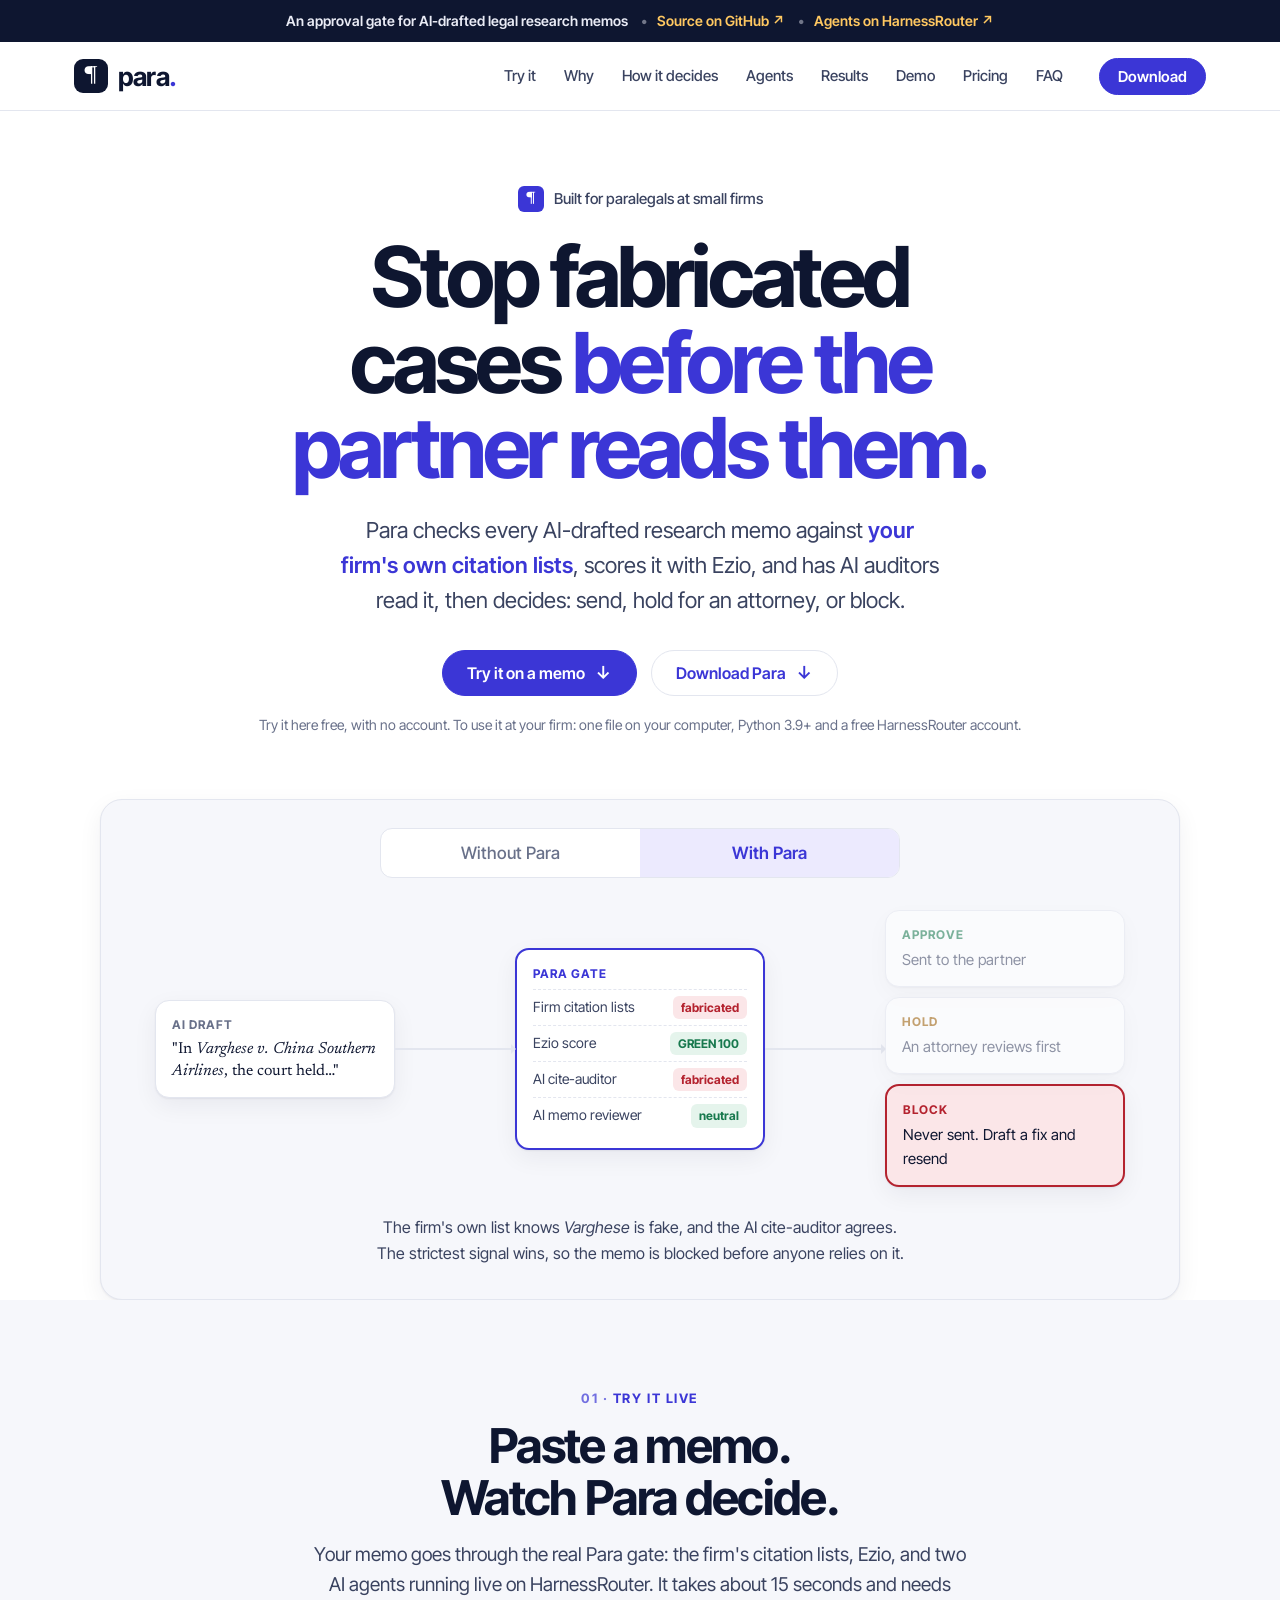
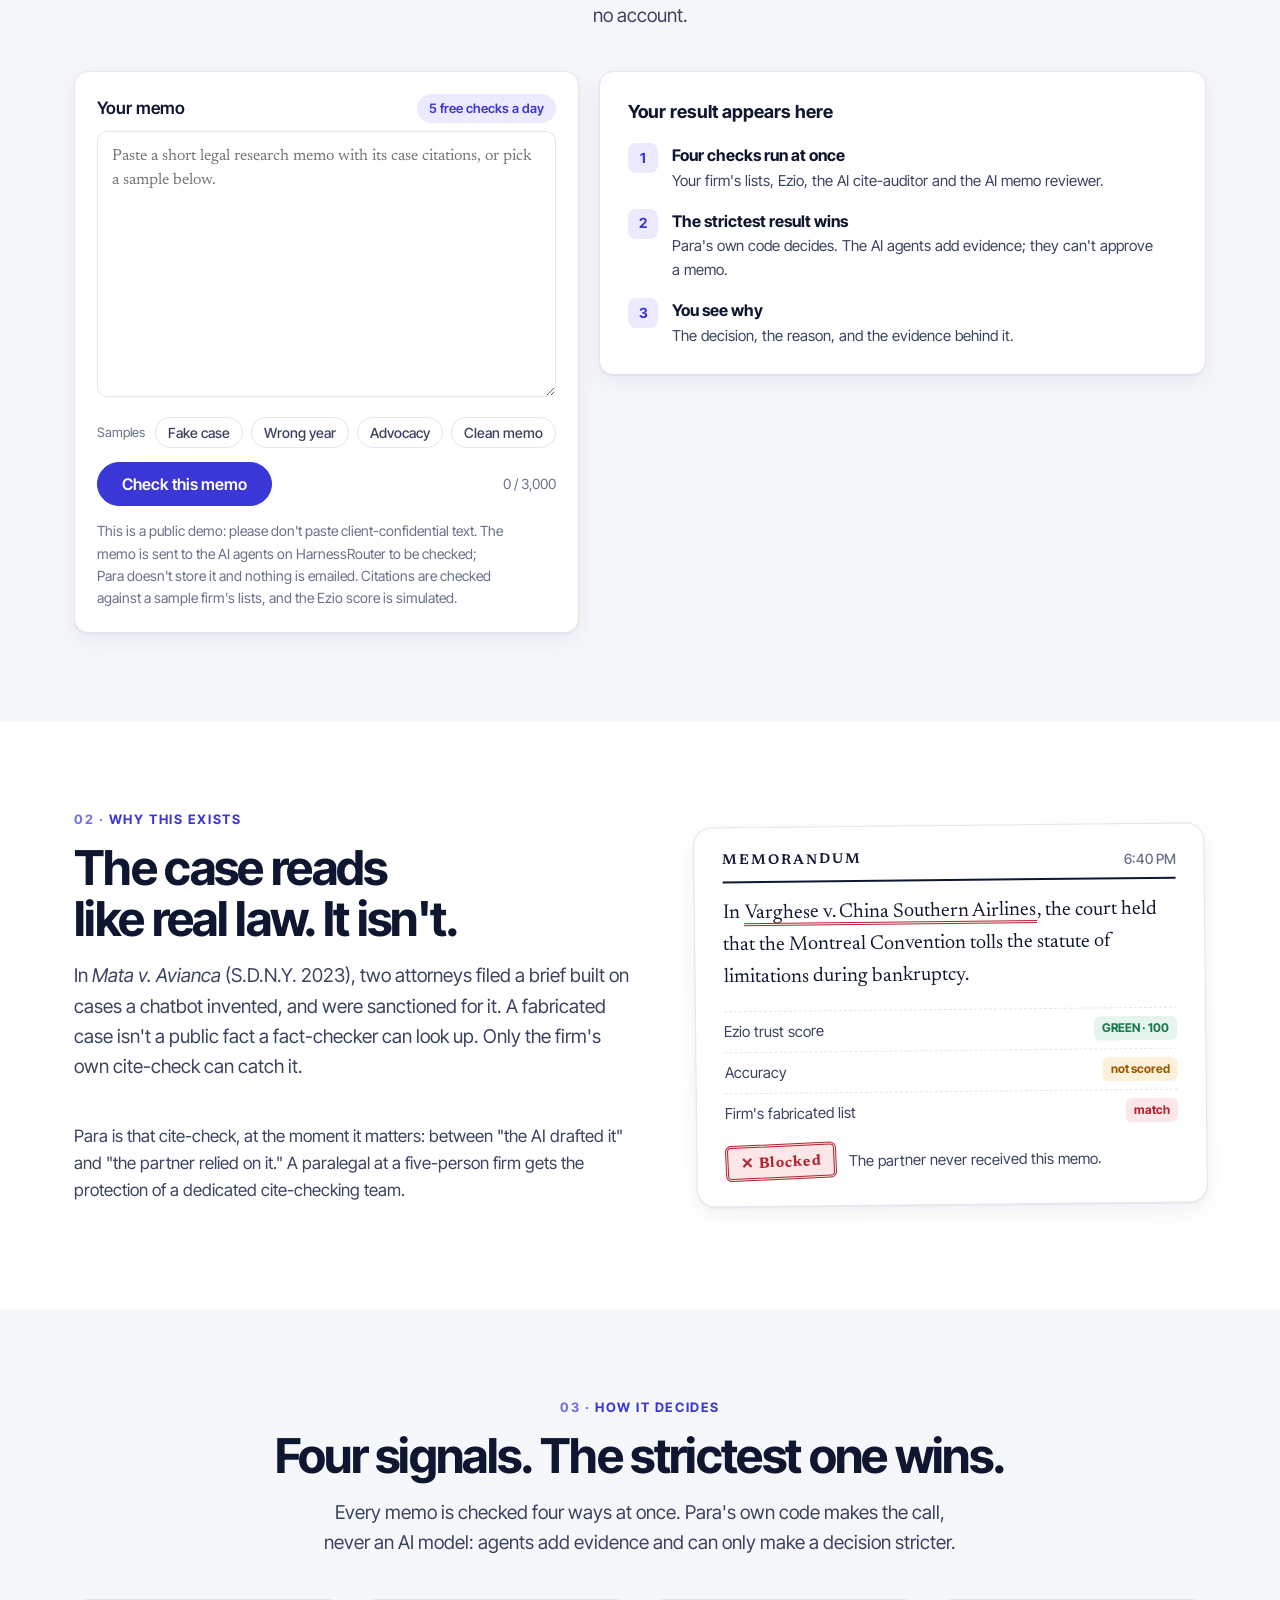
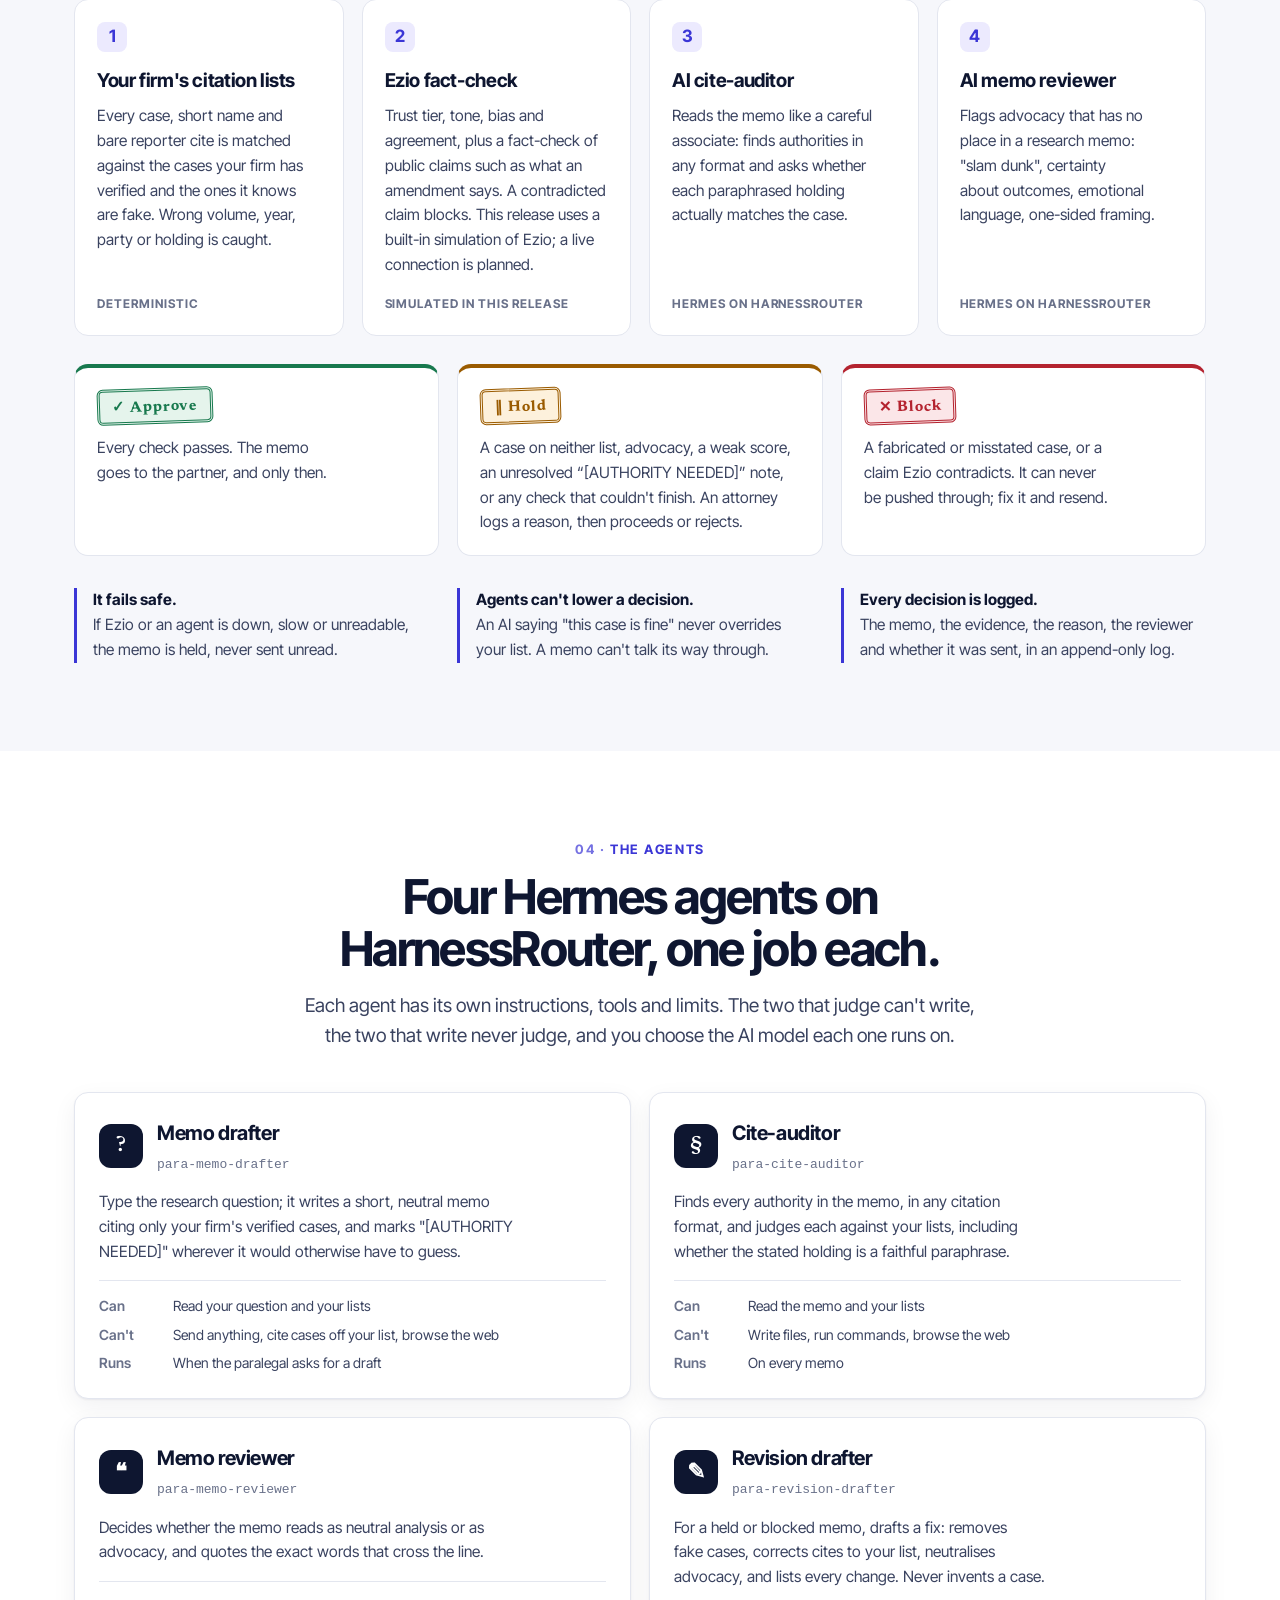
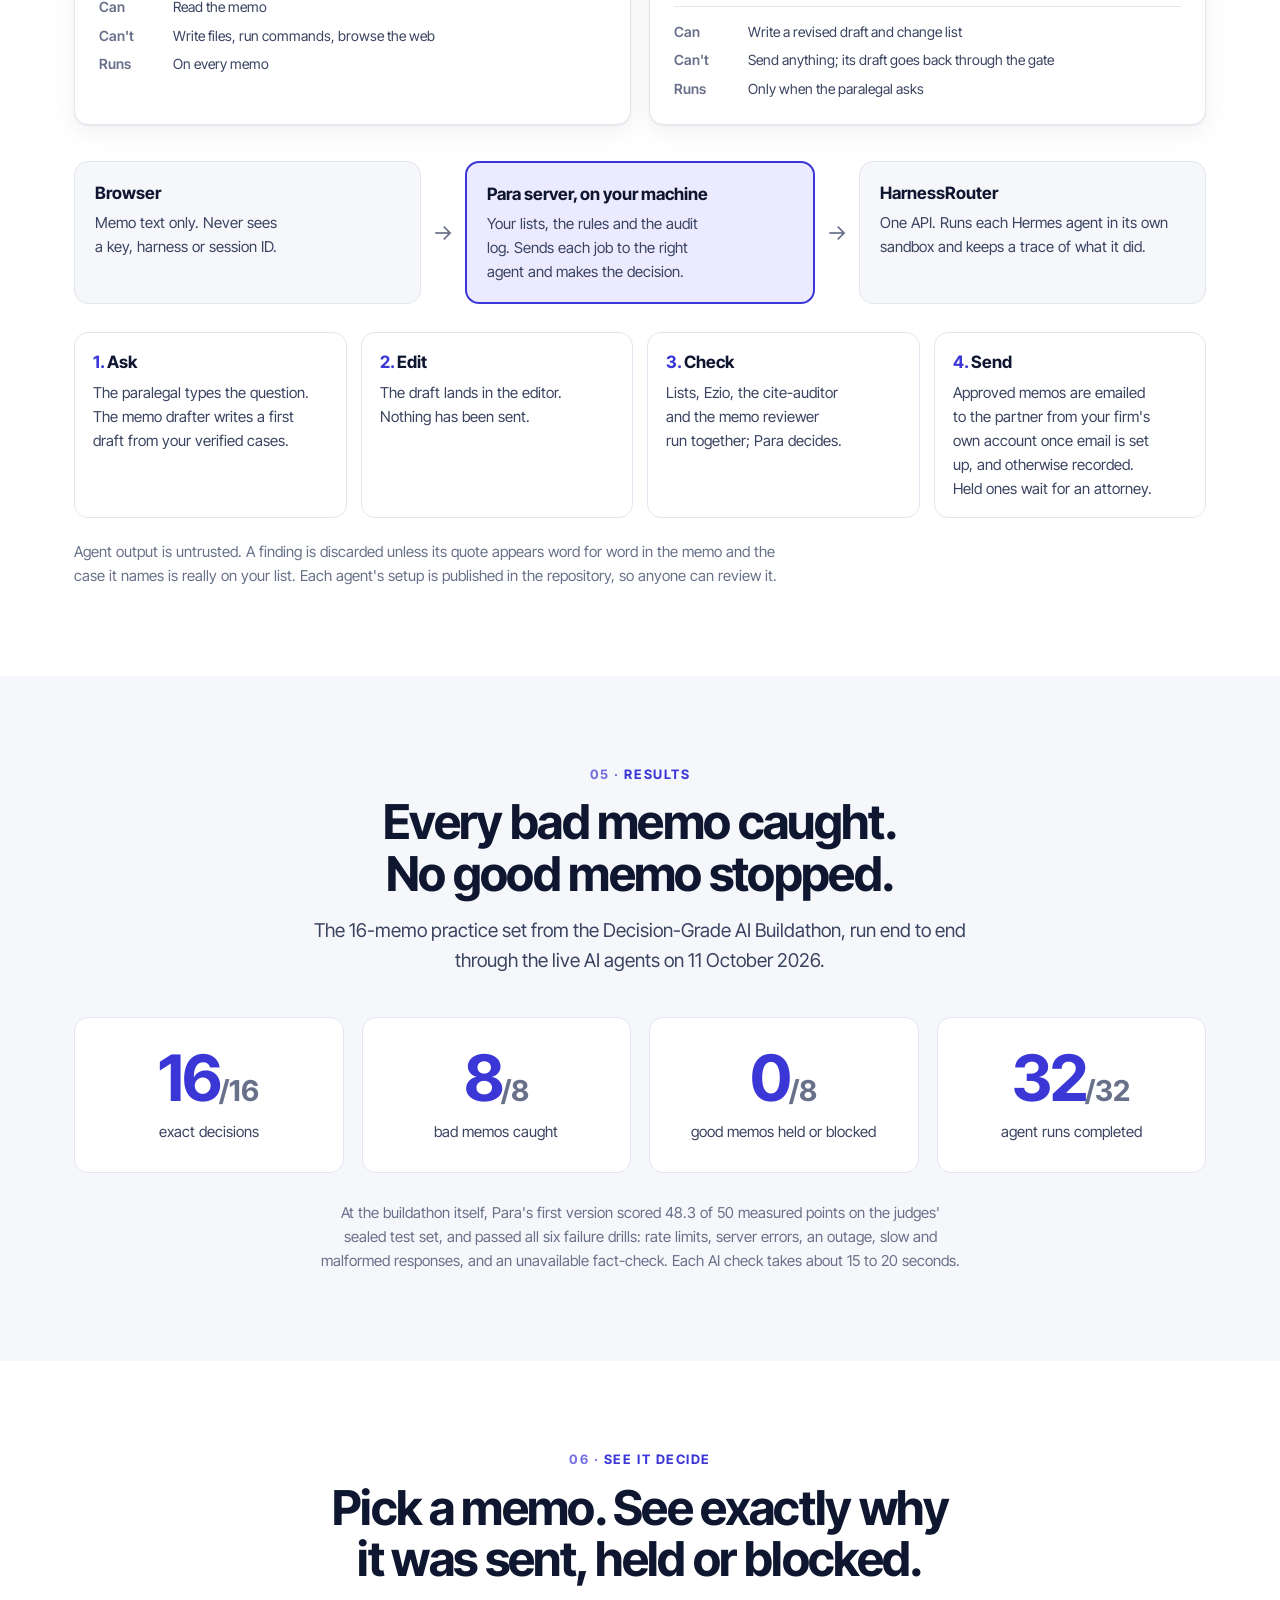
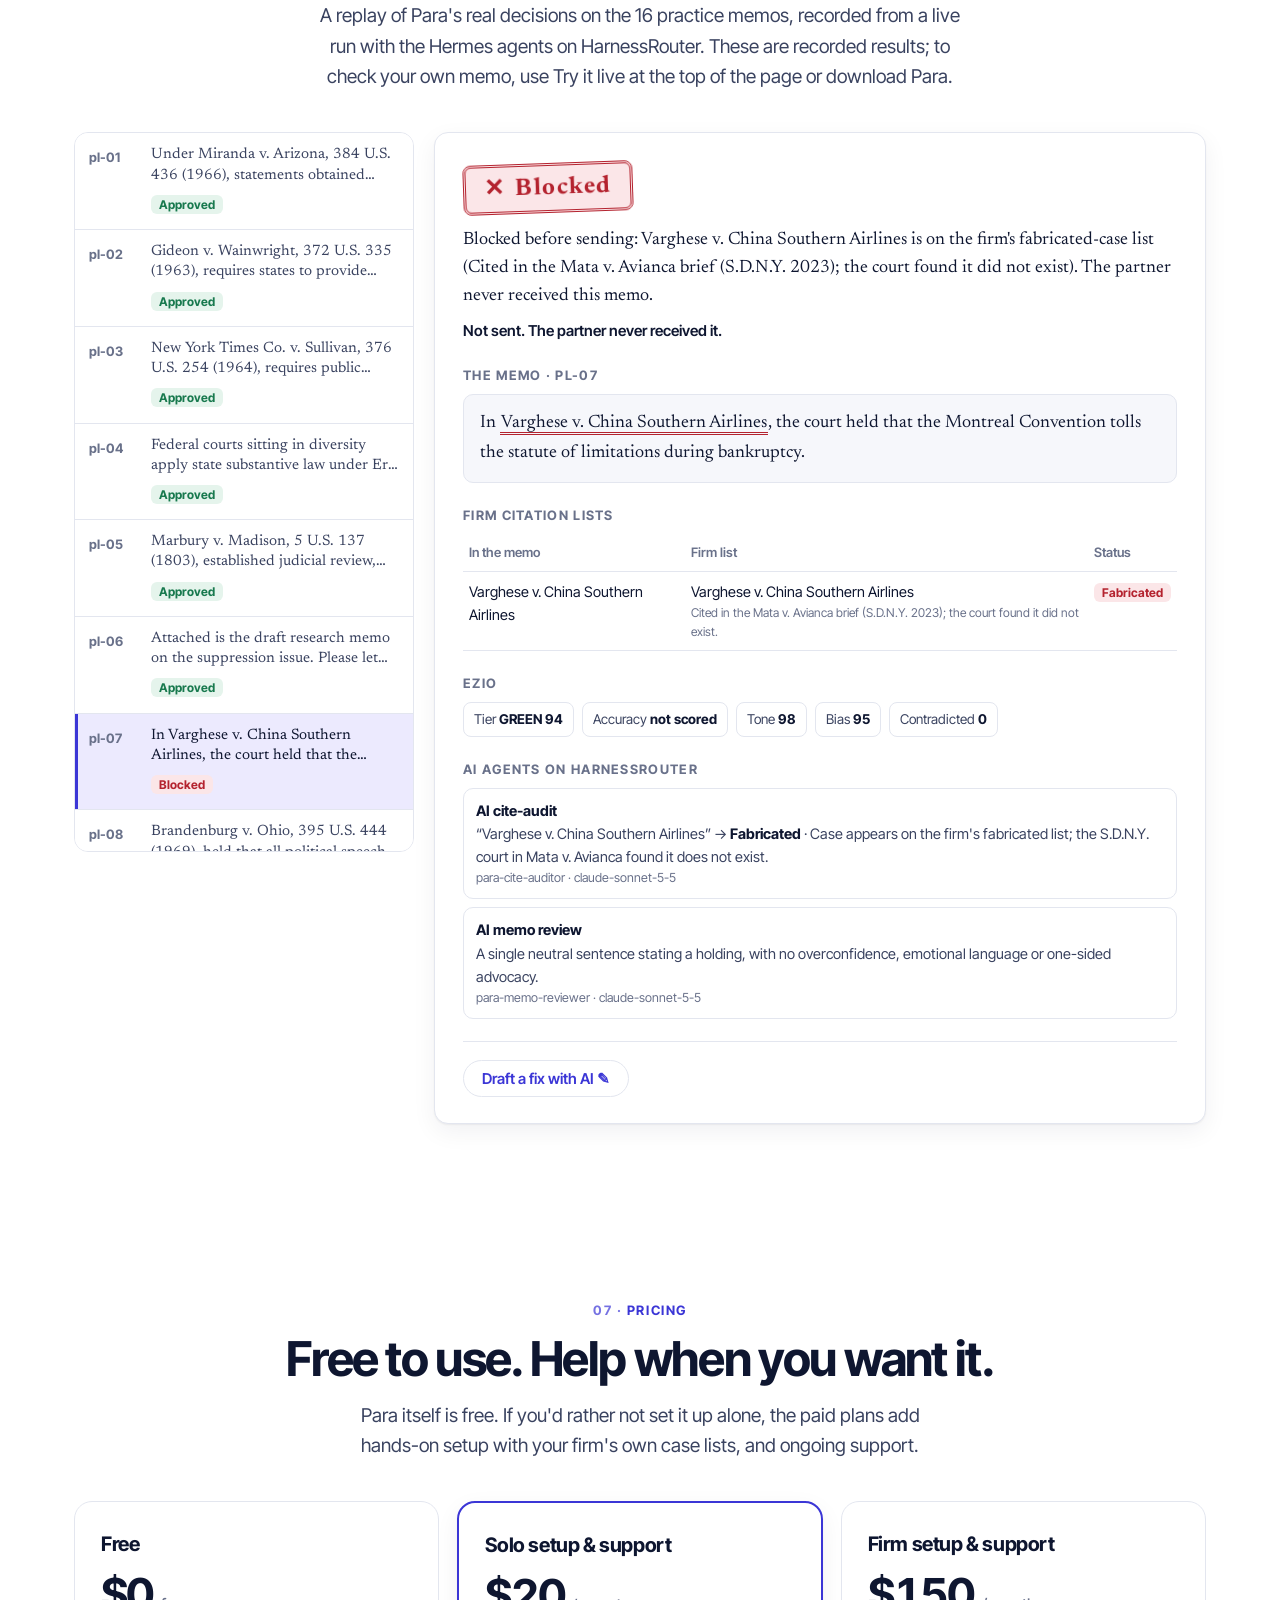
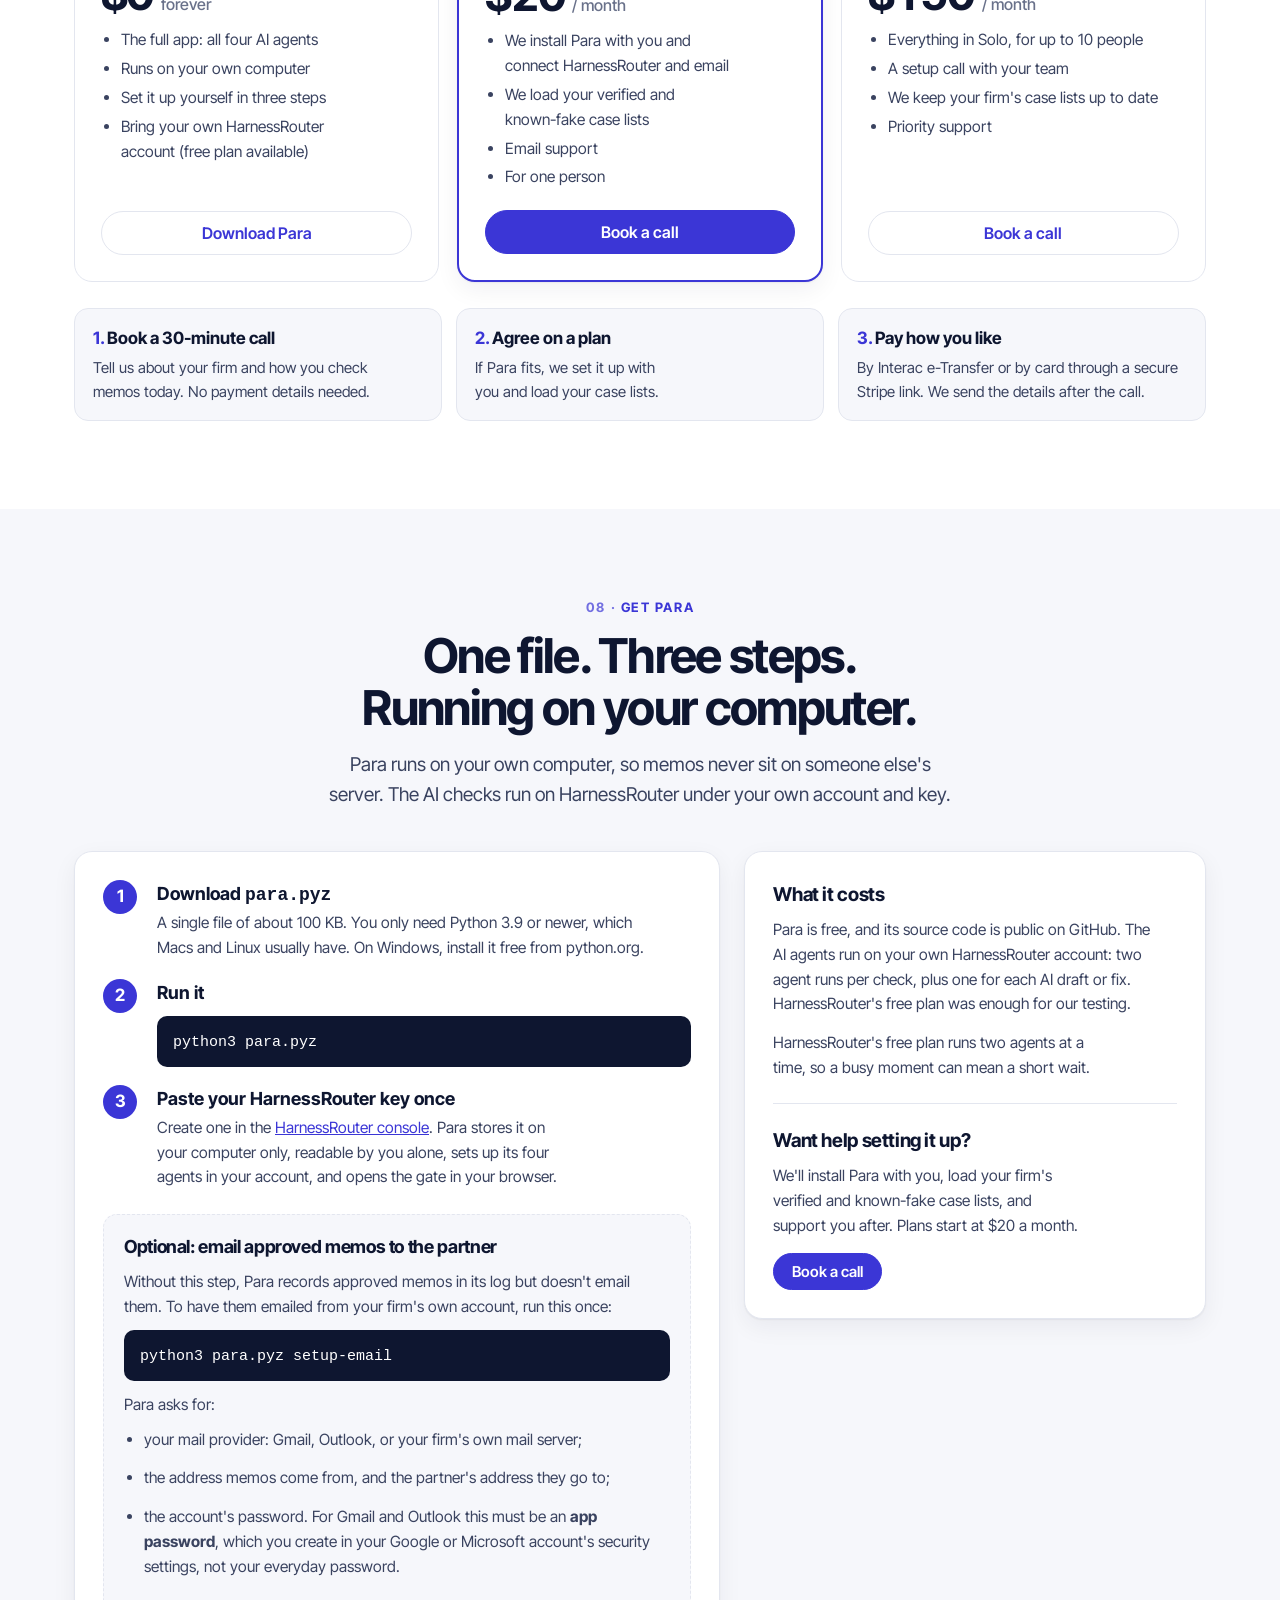
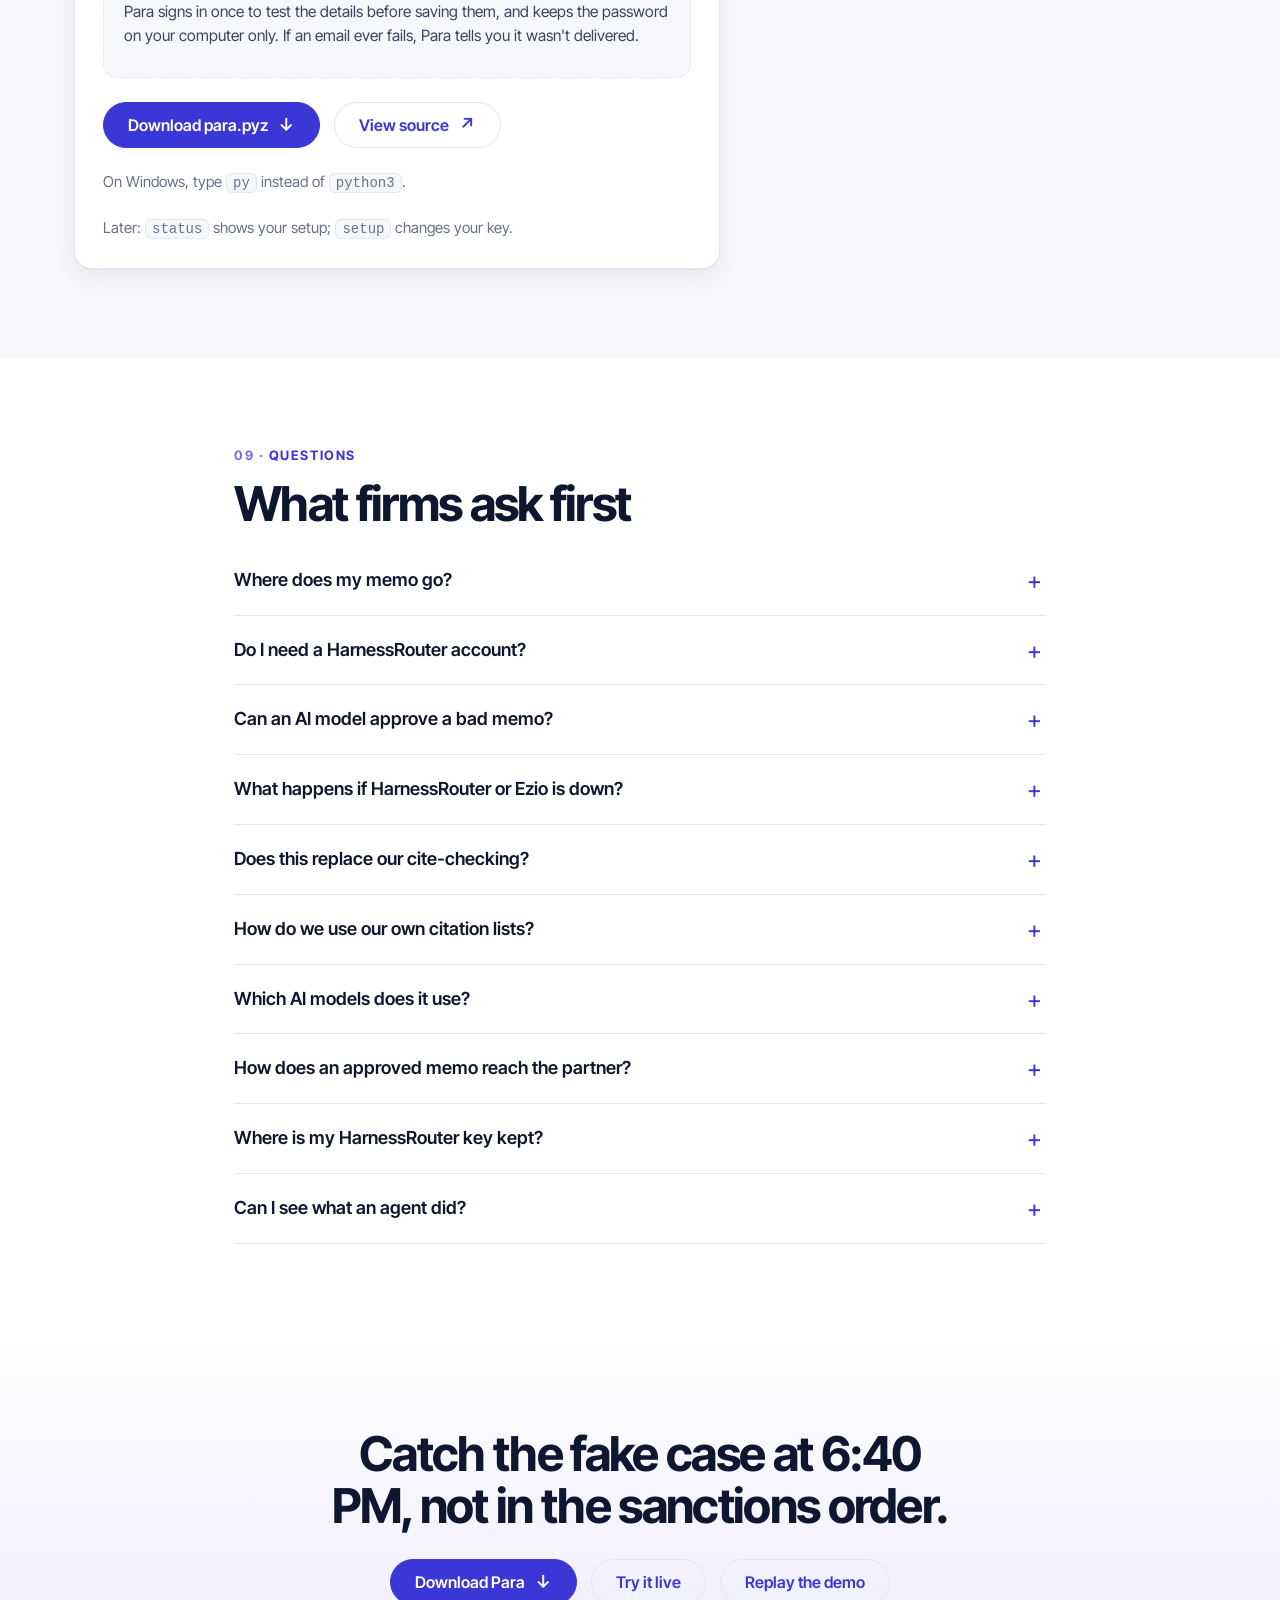
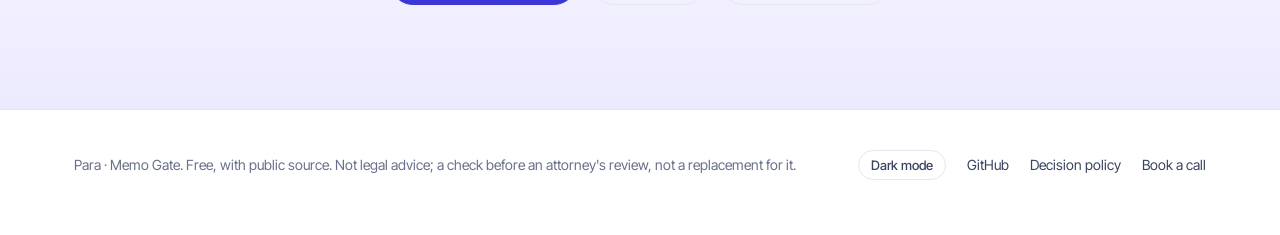
<file: docs/index.html>
<!doctype html>
<html lang="en">
<head>
<meta charset="utf-8">
<meta name="viewport" content="width=device-width, initial-scale=1">
<title>Para · Memo Gate</title>
<meta name="description" content="Para is an approval gate for AI-drafted legal research memos. It cite-checks every case against your firm's own lists, runs AI auditors on HarnessRouter, and blocks fabricated authority before the partner relies on it.">
<meta property="og:title" content="Para · Stop fabricated cases before they reach the partner">
<meta property="og:description" content="An approval gate for AI-drafted legal research memos: firm cite-lists, Ezio scoring and AI auditors on HarnessRouter.">
<link rel="icon" href="data:image/svg+xml,%3Csvg xmlns='http://www.w3.org/2000/svg' viewBox='0 0 32 32'%3E%3Crect width='32' height='32' rx='8' fill='%230e1630'/%3E%3Ctext x='16' y='23' font-size='20' text-anchor='middle' fill='white' font-family='Georgia'%3E%C2%B6%3C/text%3E%3C/svg%3E">
<link rel="preconnect" href="https://fonts.googleapis.com">
<link rel="preconnect" href="https://fonts.gstatic.com" crossorigin>
<link rel="stylesheet" href="https://fonts.googleapis.com/css2?family=Inter+Tight:wght@400;500;600;700&family=Newsreader:opsz,wght@6..72,400;6..72,600&display=swap">
<link rel="stylesheet" href="assets/site.css?v=20261108a">
</head>
<body>

<div class="bar">
  An approval gate for AI-drafted legal research memos
  <span class="dot" aria-hidden="true">•</span><a href="https://github.com/Ridhwanlai/Approval-Gate">Source on GitHub ↗</a>
  <span class="dot" aria-hidden="true">•</span><a href="https://harnessrouter.ai">Agents on HarnessRouter ↗</a>
</div>

<nav class="nav" aria-label="Main">
  <div class="wrap">
    <a class="brand" href="#top" aria-label="Para home"><span class="mark" aria-hidden="true">¶</span><span>para<span class="dot">.</span></span></a>
    <div class="nav-links">
      <a href="#try" data-needs-demo hidden>Try it</a>
      <a href="#problem">Why</a>
      <a href="#how">How it decides</a>
      <a href="#agents">Agents</a>
      <a href="#results">Results</a>
      <a href="#demo">Demo</a>
      <a href="#pricing">Pricing</a>
      <a href="#faq">FAQ</a>
    </div>
    <a class="btn primary small" href="#download">Download</a>
  </div>
</nav>

<main id="top">
  <header class="hero">
    <div class="wrap">
      <span class="badge"><span class="chip" aria-hidden="true">¶</span>Built for paralegals at small firms</span>
      <h1>Stop fabricated cases <span class="accent">before the partner reads them.</span></h1>
      <p class="lede">Para checks every AI-drafted research memo against <b>your firm's own citation lists</b>, scores it with Ezio, and has AI auditors read it, then decides: send, hold for an attorney, or block.</p>
      <div class="ctas">
        <a class="btn primary" href="#try" data-needs-demo hidden>Try it on a memo <span class="arrow" aria-hidden="true">↓</span></a>
        <a class="btn ghost" href="#download">Download Para <span class="arrow" aria-hidden="true">↓</span></a>
      </div>
      <p class="fineprint">Try it here free, with no account. To use it at your firm: one file on your computer, Python 3.9+ and a free HarnessRouter account.</p>
    </div>
  </header>

  <div class="wrap">
    <div class="compare" id="compare">
      <div class="tabs" role="tablist" aria-label="Compare">
        <button role="tab" id="tab-without" aria-controls="panel-without" aria-selected="false" type="button">Without Para</button>
        <button role="tab" id="tab-with" aria-controls="panel-with" aria-selected="true" type="button">With Para</button>
      </div>

      <div class="panel" id="panel-without" role="tabpanel" aria-labelledby="tab-without" hidden>
        <div class="flow">
          <div class="node"><span class="node-k">AI draft</span><span class="memo-line">"In <i>Varghese v. China Southern Airlines</i>, the court held…"</span></div>
          <div class="link" aria-hidden="true"><span>Ezio: GREEN 100</span></div>
          <div class="node"><span class="node-k">Partner</span>Relies on it in tomorrow's filing</div>
          <div class="link bad" aria-hidden="true"></div>
          <div class="node outcome block"><span class="node-k">Outcome</span>A case that never existed is cited to the court</div>
        </div>
        <p class="caption">A trust score can't see a fabricated case: there is no public claim to check. That is how <i>Mata v. Avianca</i> happened.</p>
      </div>

      <div class="panel" id="panel-with" role="tabpanel" aria-labelledby="tab-with">
        <div class="flow">
          <div class="node"><span class="node-k">AI draft</span><span class="memo-line">"In <i>Varghese v. China Southern Airlines</i>, the court held…"</span></div>
          <div class="link" aria-hidden="true"></div>
          <div class="node gate">
            <span class="node-k">Para gate</span>
            <ul class="checks">
              <li><span>Firm citation lists</span><b class="st block">fabricated</b></li>
              <li><span>Ezio score</span><b class="st ok">GREEN 100</b></li>
              <li><span>AI cite-auditor</span><b class="st block">fabricated</b></li>
              <li><span>AI memo reviewer</span><b class="st ok">neutral</b></li>
            </ul>
          </div>
          <div class="link" aria-hidden="true"></div>
          <div class="outcomes">
            <div class="node outcome ok"><span class="node-k">Approve</span>Sent to the partner</div>
            <div class="node outcome hold"><span class="node-k">Hold</span>An attorney reviews first</div>
            <div class="node outcome block current"><span class="node-k">Block</span>Never sent. Draft a fix and resend</div>
          </div>
        </div>
        <p class="caption">The firm's own list knows <i>Varghese</i> is fake, and the AI cite-auditor agrees. The strictest signal wins, so the memo is blocked before anyone relies on it.</p>
      </div>
    </div>
  </div>

  <section id="try" class="soft" hidden>
    <div class="wrap">
      <p class="kicker">Try it live</p>
      <h2>Paste a memo. Watch Para decide.</h2>
      <p class="section-lede">Your memo goes through the real Para gate: the firm's citation lists, Ezio, and two AI agents running live on HarnessRouter. It takes about 15 seconds and needs no account.</p>
      <div class="try">
        <form class="try-form" id="try-form">
          <div class="try-head">
            <label for="try-text">Your memo</label>
            <span class="quota" id="try-quota">5 free checks a day</span>
          </div>
          <textarea id="try-text" rows="10" maxlength="3000" placeholder="Paste a short legal research memo with its case citations, or pick a sample below." required></textarea>
          <div class="samples" role="group" aria-label="Sample memos">
            <span class="samples-k">Samples</span>
            <button type="button" class="sample" data-sample="pl-07">Fake case</button>
            <button type="button" class="sample" data-sample="pl-16">Wrong year</button>
            <button type="button" class="sample" data-sample="pl-12">Advocacy</button>
            <button type="button" class="sample" data-sample="pl-02">Clean memo</button>
          </div>
          <div class="try-row">
            <button class="btn primary" type="submit" id="try-run">Check this memo</button>
            <span class="try-count" id="try-count">0 / 3,000</span>
          </div>
          <p class="note">This is a public demo: please don't paste client-confidential text. The memo is sent to the AI agents on HarnessRouter to be checked; Para doesn't store it and nothing is emailed. Citations are checked against a sample firm's lists, and the Ezio score is simulated.</p>
        </form>
        <div class="try-out" id="try-out" aria-live="polite">
          <div class="try-empty">
            <p class="try-empty-h">Your result appears here</p>
            <ol class="try-steps">
              <li><b>Four checks run at once</b>Your firm's lists, Ezio, the AI cite-auditor and the AI memo reviewer.</li>
              <li><b>The strictest result wins</b>Para's own code decides. The AI agents add evidence; they can't approve a memo.</li>
              <li><b>You see why</b>The decision, the reason, and the evidence behind it.</li>
            </ol>
          </div>
        </div>
      </div>
    </div>
  </section>

  <section id="problem">
    <div class="wrap split">
      <div>
        <p class="kicker">Why this exists</p>
        <h2>The case reads like real law. It isn't.</h2>
        <p class="section-lede">In <i>Mata v. Avianca</i> (S.D.N.Y. 2023), two attorneys filed a brief built on cases a chatbot invented, and were sanctioned for it. A fabricated case isn't a public fact a fact-checker can look up. Only the firm's own cite-check can catch it.</p>
        <p class="body">Para is that cite-check, at the moment it matters: between "the AI drafted it" and "the partner relied on it." A paralegal at a five-person firm gets the protection of a dedicated cite-checking team.</p>
      </div>
      <figure class="memo-card" aria-label="An AI-drafted memo with a fabricated case">
        <div class="memo-head"><span>MEMORANDUM</span><span class="time">6:40 PM</span></div>
        <p class="memo-text">In <mark class="fab">Varghese v. China Southern Airlines</mark>, the court held that the Montreal Convention tolls the statute of limitations during bankruptcy.</p>
        <div class="memo-signals">
          <div><span>Ezio trust score</span><b class="st ok">GREEN · 100</b></div>
          <div><span>Accuracy</span><b class="st hold">not scored</b></div>
          <div><span>Firm's fabricated list</span><b class="st block">match</b></div>
        </div>
        <figcaption><b class="stamp-mini block">✕ Blocked</b> The partner never received this memo.</figcaption>
      </figure>
    </div>
  </section>

  <section id="how" class="soft">
    <div class="wrap">
      <p class="kicker">How it decides</p>
      <h2>Four signals. The strictest one wins.</h2>
      <p class="section-lede">Every memo is checked four ways at once. Para's own code makes the call, never an AI model: agents add evidence and can only make a decision stricter.</p>
      <div class="grid4">
        <article class="sig-card">
          <span class="num">1</span>
          <h3>Your firm's citation lists</h3>
          <p>Every case, short name and bare reporter cite is matched against the cases your firm has verified and the ones it knows are fake. Wrong volume, year, party or holding is caught.</p>
          <p class="tag">Deterministic</p>
        </article>
        <article class="sig-card">
          <span class="num">2</span>
          <h3>Ezio fact-check</h3>
          <p>Trust tier, tone, bias and agreement, plus a fact-check of public claims such as what an amendment says. A contradicted claim blocks. This release uses a built-in simulation of Ezio; a live connection is planned.</p>
          <p class="tag">Simulated in this release</p>
        </article>
        <article class="sig-card">
          <span class="num">3</span>
          <h3>AI cite-auditor</h3>
          <p>Reads the memo like a careful associate: finds authorities in any format and asks whether each paraphrased holding actually matches the case.</p>
          <p class="tag">Hermes on HarnessRouter</p>
        </article>
        <article class="sig-card">
          <span class="num">4</span>
          <h3>AI memo reviewer</h3>
          <p>Flags advocacy that has no place in a research memo: "slam dunk", certainty about outcomes, emotional language, one-sided framing.</p>
          <p class="tag">Hermes on HarnessRouter</p>
        </article>
      </div>

      <div class="verdicts">
        <div class="verdict ok"><b class="stamp-mini ok">✓ Approve</b><p>Every check passes. The memo goes to the partner, and only then.</p></div>
        <div class="verdict hold"><b class="stamp-mini hold">‖ Hold</b><p>A case on neither list, advocacy, a weak score, an unresolved “[AUTHORITY NEEDED]” note, or any check that couldn't finish. An attorney logs a reason, then proceeds or rejects.</p></div>
        <div class="verdict block"><b class="stamp-mini block">✕ Block</b><p>A fabricated or misstated case, or a claim Ezio contradicts. It can never be pushed through; fix it and resend.</p></div>
      </div>

      <ul class="guarantees">
        <li><b>It fails safe.</b> If Ezio or an agent is down, slow or unreadable, the memo is held, never sent unread.</li>
        <li><b>Agents can't lower a decision.</b> An AI saying "this case is fine" never overrides your list. A memo can't talk its way through.</li>
        <li><b>Every decision is logged.</b> The memo, the evidence, the reason, the reviewer and whether it was sent, in an append-only log.</li>
      </ul>
    </div>
  </section>

  <section id="agents">
    <div class="wrap">
      <p class="kicker">The agents</p>
      <h2>Four Hermes agents on HarnessRouter, one job each.</h2>
      <p class="section-lede">Each agent has its own instructions, tools and limits. The two that judge can't write, the two that write never judge, and you choose the AI model each one runs on.</p>
      <div class="agents">
        <article class="agent-card">
          <header><span class="agent-ico" aria-hidden="true">?</span><div><h3>Memo drafter</h3><code>para-memo-drafter</code></div></header>
          <p>Type the research question; it writes a short, neutral memo citing only your firm's verified cases, and marks "[AUTHORITY NEEDED]" wherever it would otherwise have to guess.</p>
          <dl><dt>Can</dt><dd>Read your question and your lists</dd><dt>Can't</dt><dd>Send anything, cite cases off your list, browse the web</dd><dt>Runs</dt><dd>When the paralegal asks for a draft</dd></dl>
        </article>
        <article class="agent-card">
          <header><span class="agent-ico" aria-hidden="true">§</span><div><h3>Cite-auditor</h3><code>para-cite-auditor</code></div></header>
          <p>Finds every authority in the memo, in any citation format, and judges each against your lists, including whether the stated holding is a faithful paraphrase.</p>
          <dl><dt>Can</dt><dd>Read the memo and your lists</dd><dt>Can't</dt><dd>Write files, run commands, browse the web</dd><dt>Runs</dt><dd>On every memo</dd></dl>
        </article>
        <article class="agent-card">
          <header><span class="agent-ico" aria-hidden="true">❝</span><div><h3>Memo reviewer</h3><code>para-memo-reviewer</code></div></header>
          <p>Decides whether the memo reads as neutral analysis or as advocacy, and quotes the exact words that cross the line.</p>
          <dl><dt>Can</dt><dd>Read the memo</dd><dt>Can't</dt><dd>Write files, run commands, browse the web</dd><dt>Runs</dt><dd>On every memo</dd></dl>
        </article>
        <article class="agent-card">
          <header><span class="agent-ico" aria-hidden="true">✎</span><div><h3>Revision drafter</h3><code>para-revision-drafter</code></div></header>
          <p>For a held or blocked memo, drafts a fix: removes fake cases, corrects cites to your list, neutralises advocacy, and lists every change. Never invents a case.</p>
          <dl><dt>Can</dt><dd>Write a revised draft and change list</dd><dt>Can't</dt><dd>Send anything; its draft goes back through the gate</dd><dt>Runs</dt><dd>Only when the paralegal asks</dd></dl>
        </article>
      </div>

      <div class="arch" aria-label="How Para connects to HarnessRouter">
        <div class="arch-node"><b>Browser</b><span>Memo text only. Never sees a key, harness or session ID.</span></div>
        <div class="arch-link" aria-hidden="true">→</div>
        <div class="arch-node strong"><b>Para server, on your machine</b><span>Your lists, the rules and the audit log. Sends each job to the right agent and makes the decision.</span></div>
        <div class="arch-link" aria-hidden="true">→</div>
        <div class="arch-node"><b>HarnessRouter</b><span>One API. Runs each Hermes agent in its own sandbox and keeps a trace of what it did.</span></div>
      </div>
      <ol class="flowline" aria-label="A memo's path">
        <li><b>Ask</b><span>The paralegal types the question. The memo drafter writes a first draft from your verified cases.</span></li>
        <li><b>Edit</b><span>The draft lands in the editor. Nothing has been sent.</span></li>
        <li><b>Check</b><span>Lists, Ezio, the cite-auditor and the memo reviewer run together; Para decides.</span></li>
        <li><b>Send</b><span>Approved memos are emailed to the partner from your firm's own account once email is set up, and otherwise recorded. Held ones wait for an attorney.</span></li>
      </ol>
      <p class="note">Agent output is untrusted. A finding is discarded unless its quote appears word for word in the memo and the case it names is really on your list. Each agent's setup is published in the repository, so anyone can review it.</p>
    </div>
  </section>

  <section id="results" class="soft">
    <div class="wrap center">
      <p class="kicker">Results</p>
      <h2>Every bad memo caught. No good memo stopped.</h2>
      <p class="section-lede">The 16-memo practice set from the Decision-Grade AI Buildathon, run end to end through the live AI agents on 11 October 2026.</p>
      <div class="stats">
        <div class="stat"><b>16<small>/16</small></b><span>exact decisions</span></div>
        <div class="stat"><b>8<small>/8</small></b><span>bad memos caught</span></div>
        <div class="stat"><b>0<small>/8</small></b><span>good memos held or blocked</span></div>
        <div class="stat"><b>32<small>/32</small></b><span>agent runs completed</span></div>
      </div>
      <p class="note center-note">At the buildathon itself, Para's first version scored 48.3 of 50 measured points on the judges' sealed test set, and passed all six failure drills: rate limits, server errors, an outage, slow and malformed responses, and an unavailable fact-check. Each AI check takes about 15 to 20 seconds.</p>
    </div>
  </section>

  <section id="demo">
    <div class="wrap">
      <p class="kicker">See it decide</p>
      <h2>Pick a memo. See exactly why it was sent, held or blocked.</h2>
      <p class="section-lede">A replay of Para's real decisions on the 16 practice memos, recorded from a live run with the Hermes agents on HarnessRouter. These are recorded results; to check your own memo, use Try it live at the top of the page or download Para.</p>
      <div class="demo">
        <div class="docket" role="listbox" aria-label="Practice memos" id="docket"><p class="muted">Loading recorded decisions…</p></div>
        <div class="decision" id="decision" aria-live="polite"></div>
      </div>
    </div>
  </section>

  <section id="pricing">
    <div class="wrap">
      <p class="kicker">Pricing</p>
      <h2>Free to use. Help when you want it.</h2>
      <p class="section-lede">Para itself is free. If you'd rather not set it up alone, the paid plans add hands-on setup with your firm's own case lists, and ongoing support.</p>
      <div class="prices">
        <article class="price-card">
          <h3>Free</h3>
          <p class="amount">$0 <small>forever</small></p>
          <ul><li>The full app: all four AI agents</li><li>Runs on your own computer</li><li>Set it up yourself in three steps</li><li>Bring your own HarnessRouter account (free plan available)</li></ul>
          <a class="btn ghost" href="#download">Download Para</a>
        </article>
        <article class="price-card featured">
          <h3>Solo setup &amp; support</h3>
          <p class="amount">$20 <small>/ month</small></p>
          <ul><li>We install Para with you and connect HarnessRouter and email</li><li>We load your verified and known-fake case lists</li><li>Email support</li><li>For one person</li></ul>
          <a class="btn primary" href="https://calendly.com/ridhwanlai-badmos/30min" target="_blank" rel="noopener">Book a call</a>
        </article>
        <article class="price-card">
          <h3>Firm setup &amp; support</h3>
          <p class="amount">$150 <small>/ month</small></p>
          <ul><li>Everything in Solo, for up to 10 people</li><li>A setup call with your team</li><li>We keep your firm's case lists up to date</li><li>Priority support</li></ul>
          <a class="btn ghost" href="https://calendly.com/ridhwanlai-badmos/30min" target="_blank" rel="noopener">Book a call</a>
        </article>
      </div>
      <ol class="paysteps" aria-label="How paying works">
        <li><b>Book a 30-minute call</b><span>Tell us about your firm and how you check memos today. No payment details needed.</span></li>
        <li><b>Agree on a plan</b><span>If Para fits, we set it up with you and load your case lists.</span></li>
        <li><b>Pay how you like</b><span>By Interac e-Transfer or by card through a secure Stripe link. We send the details after the call.</span></li>
      </ol>
    </div>
  </section>

  <section id="download" class="soft">
    <div class="wrap">
      <p class="kicker">Get Para</p>
      <h2>One file. Three steps. Running on your computer.</h2>
      <p class="section-lede">Para runs on your own computer, so memos never sit on someone else's server. The AI checks run on HarnessRouter under your own account and key.</p>
      <div class="get">
        <div class="get-main">
          <ol class="steps">
            <li><b>Download <code>para.pyz</code></b><span>A single file of about 100 KB. You only need Python 3.9 or newer, which Macs and Linux usually have. On Windows, install it free from python.org.</span></li>
            <li><b>Run it</b><pre><code>python3 para.pyz</code></pre></li>
            <li><b>Paste your HarnessRouter key once</b><span>Create one in the <a href="https://harnessrouter.ai">HarnessRouter console</a>. Para stores it on your computer only, readable by you alone, sets up its four agents in your account, and opens the gate in your browser.</span></li>
          </ol>
          <div class="optional">
            <h3>Optional: email approved memos to the partner</h3>
            <p>Without this step, Para records approved memos in its log but doesn't email them. To have them emailed from your firm's own account, run this once:</p>
            <pre><code>python3 para.pyz setup-email</code></pre>
            <p>Para asks for:</p>
            <ul>
              <li>your mail provider: Gmail, Outlook, or your firm's own mail server;</li>
              <li>the address memos come from, and the partner's address they go to;</li>
              <li>the account's password. For Gmail and Outlook this must be an <b>app password</b>, which you create in your Google or Microsoft account's security settings, not your everyday password.</li>
            </ul>
            <p>Para signs in once to test the details before saving them, and keeps the password on your computer only. If an email ever fails, Para tells you it wasn't delivered.</p>
          </div>
          <div class="ctas left">
            <a class="btn primary" href="download/para.pyz" download>Download para.pyz <span class="arrow" aria-hidden="true">↓</span></a>
            <a class="btn ghost" href="https://github.com/Ridhwanlai/Approval-Gate">View source <span class="arrow" aria-hidden="true">↗</span></a>
          </div>
          <p class="note">On Windows, type <code>py</code> instead of <code>python3</code>.</p>
          <p class="note">Later: <code>status</code> shows your setup; <code>setup</code> changes your key.</p>
        </div>
        <aside class="get-side">
          <h3>What it costs</h3>
          <p>Para is free, and its source code is public on GitHub. The AI agents run on your own HarnessRouter account: two agent runs per check, plus one for each AI draft or fix. HarnessRouter's free plan was enough for our testing.</p>
          <p>HarnessRouter's free plan runs two agents at a time, so a busy moment can mean a short wait.</p>
          <h3>Want help setting it up?</h3>
          <p>We'll install Para with you, load your firm's verified and known-fake case lists, and support you after. Plans start at $20 a month.</p>
          <a class="btn primary small" href="https://calendly.com/ridhwanlai-badmos/30min" target="_blank" rel="noopener">Book a call</a>
        </aside>
      </div>
    </div>
  </section>

  <section id="faq">
    <div class="wrap narrow">
      <p class="kicker">Questions</p>
      <h2>What firms ask first</h2>
      <div class="faq">
        <details>
          <summary>Where does my memo go?</summary>
          <p>The citation lists, the policy, the review queue and the audit log all run on your computer. To run the AI checks, the memo text and your citation lists are sent to HarnessRouter under your own account. This release scores memos with a simulated Ezio that runs locally; if you point it at a live Ezio endpoint, the memo goes there too. Nothing is sent anywhere else: the app you download has no server of its own. (Only the Try it live box on this page uses our server, which keeps nothing.)</p>
        </details>
        <details>
          <summary>Do I need a HarnessRouter account?</summary>
          <p>Not to try it: the Try it live box on this page runs on our account. To use Para at your firm, yes. The app runs on your computer and its AI agents run under your own HarnessRouter account, so your memos and usage stay yours. The free plan is enough to start, and Para sets up its four agents in your account the first time you run it. On a paid plan, we do that setup with you.</p>
        </details>
        <details>
          <summary>Can an AI model approve a bad memo?</summary>
          <p>No. Para's own code makes every decision. Agent findings can only make a decision stricter, and a finding is thrown out unless its quote is in the memo word for word and the case it names is really on your list. An agent saying "this case is fine" never overrides your list.</p>
        </details>
        <details>
          <summary>What happens if HarnessRouter or Ezio is down?</summary>
          <p>The memo is held for an attorney, never sent unread. Your citation lists still block a known-fake or misstated case on their own, even with no key and no network.</p>
        </details>
        <details>
          <summary>Does this replace our cite-checking?</summary>
          <p>It makes it happen every time, before the partner sees the memo. It checks cases against the lists your firm maintains; a case on neither list is held for a person to verify. Para is not a citator and does not give legal advice.</p>
        </details>
        <details>
          <summary>How do we use our own citation lists?</summary>
          <p>Para comes with sample lists. Your firm's lists are two simple files: the cases you've verified, each with its citation, year and a one-line holding, and the cases you know are fake. On a paid plan, we load yours for you.</p>
        </details>
        <details>
          <summary>Which AI models does it use?</summary>
          <p>Any model your HarnessRouter plan offers: Claude, GPT, Gemini, Grok and more. Each agent has its own picker in the app, so you can run the cite-auditor on a strong reasoning model and the tone check on a fast, cheap one. Para reports which model actually served each check. If your plan can't bill a model, Para says so and holds the memo rather than skipping the check.</p>
        </details>
        <details>
          <summary>How does an approved memo reach the partner?</summary>
          <p>By email from your firm's own account, set up once with <code>setup-email</code>: Gmail, Outlook or any SMTP server over an encrypted connection. The password is typed hidden and kept in an owner-only file on your computer. If a send fails, Para says it was not delivered; it never reports a memo as sent when it wasn't.</p>
        </details>
        <details>
          <summary>Where is my HarnessRouter key kept?</summary>
          <p>In <code>~/.para/harnessrouter.key</code>, readable only by your user account. It is used only by the Para server on your machine; the browser never sees it.</p>
        </details>
        <details>
          <summary>Can I see what an agent did?</summary>
          <p>Yes. Every agent result in the app has a "View trace" link showing what the agent returned, and every decision is written to an append-only audit log with its evidence.</p>
        </details>
      </div>
    </div>
  </section>

  <section class="final">
    <div class="wrap center">
      <h2>Catch the fake case at 6:40 PM, not in the sanctions order.</h2>
      <div class="ctas">
        <a class="btn primary" href="#download">Download Para <span class="arrow" aria-hidden="true">↓</span></a>
        <a class="btn ghost" href="#try" data-needs-demo hidden>Try it live</a>
        <a class="btn ghost" href="#demo">Replay the demo</a>
      </div>
    </div>
  </section>
</main>

<footer>
  <div class="wrap">
    <span>Para · Memo Gate. Free, with public source. Not legal advice; a check before an attorney's review, not a replacement for it.</span>
    <span>
      <button class="theme-toggle" type="button" id="theme">Theme</button>
      <a href="https://github.com/Ridhwanlai/Approval-Gate">GitHub</a>
      <a href="https://github.com/Ridhwanlai/Approval-Gate/blob/main/POLICY.md">Decision policy</a>
      <a href="https://calendly.com/ridhwanlai-badmos/30min" target="_blank" rel="noopener">Book a call</a>
    </span>
  </div>
</footer>

<script src="assets/site.js?v=20261108a" defer></script>
</body>
</html>
</file>
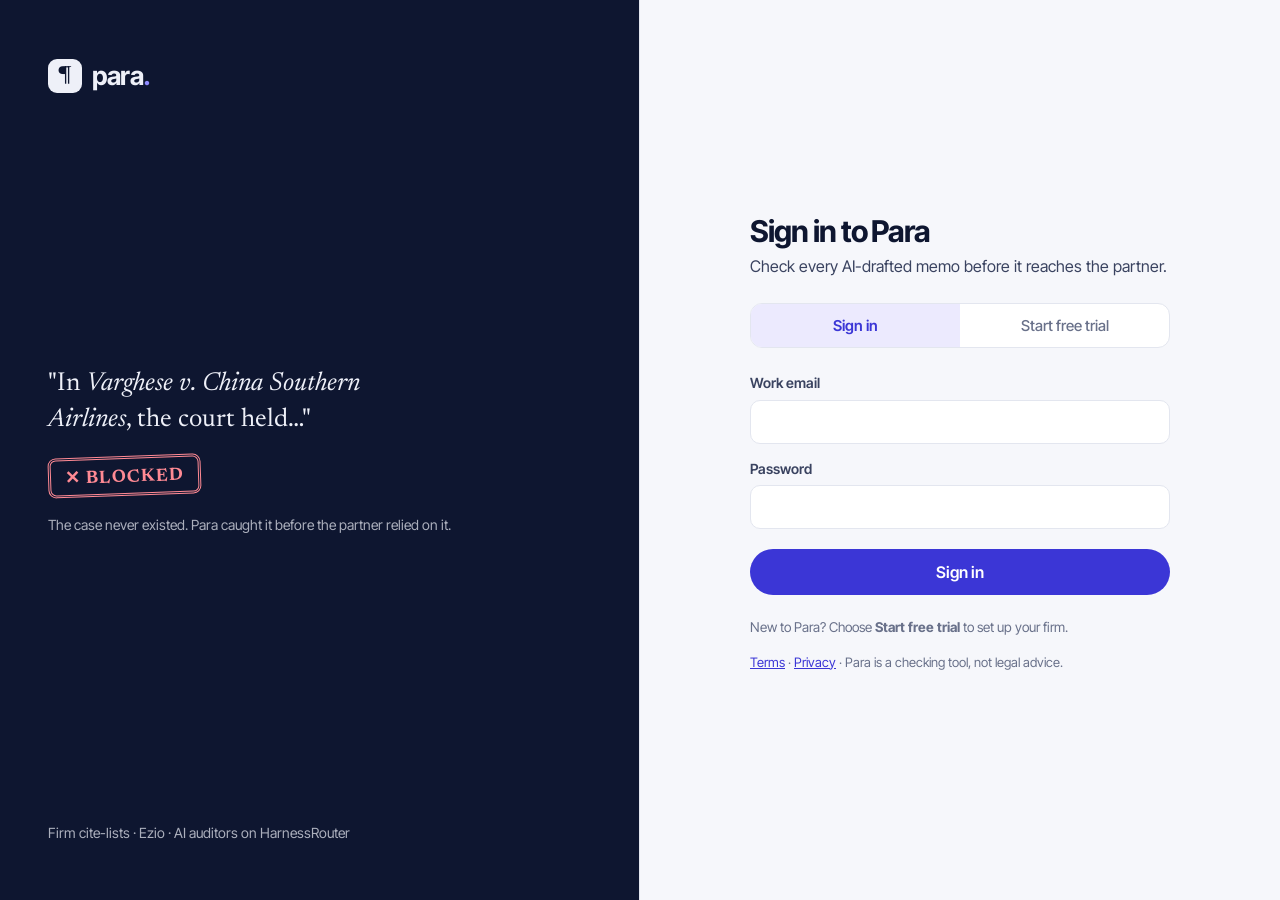
<file: ui/login.html>
<!doctype html>
<html lang="en">
<head>
<meta charset="utf-8">
<meta name="viewport" content="width=device-width, initial-scale=1, viewport-fit=cover">
<title>Para · Sign in</title>
<link rel="icon" href="data:image/svg+xml,%3Csvg xmlns='http://www.w3.org/2000/svg' viewBox='0 0 32 32'%3E%3Crect width='32' height='32' rx='8' fill='%230e1630'/%3E%3Ctext x='16' y='23' font-size='20' text-anchor='middle' fill='white' font-family='Georgia'%3E%C2%B6%3C/text%3E%3C/svg%3E">
<link rel="preconnect" href="https://fonts.googleapis.com">
<link rel="preconnect" href="https://fonts.gstatic.com" crossorigin>
<link rel="stylesheet" href="https://fonts.googleapis.com/css2?family=Inter+Tight:wght@400;500;600;700&family=Newsreader:opsz,wght@6..72,400;6..72,600&display=swap">
<style>
  /* Same tokens as the Para website and app. */
  :root {
    --bg: #f6f7fb; --card: #ffffff; --soft: #f1f3f9; --ink: #0e1630; --ink-2: #3a4360; --muted: #69718a; --rule: #e3e6ef;
    --accent: #3b36d6; --accent-ink: #ffffff; --accent-soft: #eceafe; --block: #b4232f; --block-bg: #fbe6e8; --ok: #18794e;
    --shadow: 0 1px 2px rgba(14, 22, 48, .06), 0 8px 24px rgba(14, 22, 48, .06);
    --sans: "Inter Tight", -apple-system, BlinkMacSystemFont, "Segoe UI", Roboto, Arial, sans-serif;
    --serif: "Newsreader", "Iowan Old Style", Palatino, Georgia, serif; color-scheme: light;
    --side: #0e1630; --side-ink: #eef0f8; --side-dot: #8f8bff; --side-stamp: #ff8a94;
  }
  @media (prefers-color-scheme: dark) {
    :root:not([data-theme="light"]) {
      --bg: #0b1020; --card: #141c38; --soft: #111831; --ink: #eef0f8; --ink-2: #c3c8dc; --muted: #9098b3; --rule: #263055;
      --accent: #8f8bff; --accent-ink: #0b1020; --accent-soft: #23265a; --block: #ff7a85; --block-bg: #3a161c; --ok: #4cc38a;
      --shadow: 0 1px 2px rgba(0, 0, 0, .3), 0 8px 24px rgba(0, 0, 0, .25); color-scheme: dark;
    }
  }
  :root[data-theme="dark"] {
    --bg: #0b1020; --card: #141c38; --soft: #111831; --ink: #eef0f8; --ink-2: #c3c8dc; --muted: #9098b3; --rule: #263055;
    --accent: #8f8bff; --accent-ink: #0b1020; --accent-soft: #23265a; --block: #ff7a85; --block-bg: #3a161c; --ok: #4cc38a;
    --shadow: 0 1px 2px rgba(0, 0, 0, .3), 0 8px 24px rgba(0, 0, 0, .25); color-scheme: dark;
  }
  * { box-sizing: border-box; }
  [hidden] { display: none !important; }
  body { margin: 0; min-height: 100vh; background: var(--bg); color: var(--ink); font: 16px/1.55 var(--sans); -webkit-font-smoothing: antialiased;
    display: grid; grid-template-columns: 1fr 1fr; }
  :focus-visible { outline: 3px solid var(--accent); outline-offset: 2px; border-radius: 6px; }
  a { color: var(--accent); }
  .side { background: var(--side); color: var(--side-ink); border-right: 1px solid var(--rule); padding: 56px 48px; display: flex; flex-direction: column; justify-content: space-between; }
  .brand { display: inline-flex; align-items: center; gap: 10px; font-weight: 700; font-size: 26px; letter-spacing: -.03em; color: inherit; text-decoration: none; }
  .brand .mark { display: grid; place-items: center; width: 34px; height: 34px; border-radius: 9px; background: var(--side-ink); color: var(--side); font: 700 22px/1 var(--serif); }
  .side blockquote { margin: 0; font: 26px/1.4 var(--serif); max-width: 22ch; text-wrap: balance; }
  .side .stamp { display: inline-block; margin-top: 18px; font: 700 18px var(--serif); letter-spacing: .06em; padding: 6px 14px;
    border: 3px double var(--side-stamp); color: var(--side-stamp); border-radius: 8px; transform: rotate(-2deg); }
  .side small { opacity: .7; font-size: 14px; }
  @media (max-width: 860px) { body { grid-template-columns: 1fr; } .side { display: none; } }  /* after .side so it wins */
  .main { display: grid; place-items: center; padding: 40px 16px; }
  .card { width: 100%; max-width: 420px; }
  .mobile-brand { display: none; color: var(--ink); margin-bottom: 28px; }
  .mobile-brand .mark { background: var(--ink); color: var(--bg); }
  @media (max-width: 860px) { .mobile-brand { display: inline-flex; } }
  h1 { font-size: 30px; letter-spacing: -.035em; line-height: 1.1; margin: 0 0 6px; text-wrap: balance; }
  .lede { color: var(--ink-2); margin: 0 0 24px; }
  .tabs { display: grid; grid-template-columns: 1fr 1fr; border: 1px solid var(--rule); border-radius: 12px; overflow: hidden; margin-bottom: 24px; background: var(--card); }
  .tabs button { border: 0; background: none; padding: 12px; font: 500 15px var(--sans); color: var(--muted); cursor: pointer; }
  .tabs button[aria-selected="true"] { background: var(--accent-soft); color: var(--accent); font-weight: 600; }
  form { display: grid; gap: 14px; }
  label { display: grid; gap: 6px; font-size: 14px; font-weight: 600; color: var(--ink-2); }
  input { font: 16px var(--sans); color: var(--ink); background: var(--card); border: 1px solid var(--rule); border-radius: 10px; padding: 11px 12px; width: 100%; }
  .hint { font-weight: 400; color: var(--muted); font-size: 13px; }
  .submit { margin-top: 6px; font: 600 16px var(--sans); padding: 13px; border-radius: 999px; border: 0; background: var(--accent); color: var(--accent-ink); cursor: pointer; }
  .submit:disabled { opacity: .5; cursor: wait; }
  .error { background: var(--block-bg); color: var(--block); padding: 10px 12px; border-radius: 10px; font-size: 14px; }
  .trial { display: flex; gap: 10px; align-items: center; font-size: 14px; color: var(--ink-2); background: var(--soft); border: 1px solid var(--rule); border-radius: 10px; padding: 10px 12px; }
  .trial b { color: var(--ok); }
  .foot { margin-top: 22px; font-size: 13.5px; color: var(--muted); }
  .check { display: flex; gap: 10px; align-items: flex-start; font-weight: 400; font-size: 14px; }
  .check input { width: 18px; height: 18px; margin-top: 2px; flex: none; accent-color: var(--accent); }
  .legal { margin-top: 10px; font-size: 13px; color: var(--muted); }
</style>
</head>
<body>
  <aside class="side" aria-hidden="true">
    <span class="brand"><span class="mark">¶</span><span>para<span style="color: var(--side-dot)">.</span></span></span>
    <div>
      <blockquote>"In <i>Varghese v. China Southern Airlines</i>, the court held…"</blockquote>
      <span class="stamp">✕ BLOCKED</span>
      <p><small>The case never existed. Para caught it before the partner relied on it.</small></p>
    </div>
    <small>Firm cite-lists · Ezio · AI auditors on HarnessRouter</small>
  </aside>

  <main class="main">
    <div class="card">
      <a class="brand mobile-brand" href="/login"><span class="mark" aria-hidden="true">¶</span><span>para.</span></a>
      <h1 id="title">Sign in to Para</h1>
      <p class="lede" id="lede">Check every AI-drafted memo before it reaches the partner.</p>

      <div class="tabs" role="tablist" id="tabs">
        <button type="button" role="tab" id="tab-login" aria-selected="true">Sign in</button>
        <button type="button" role="tab" id="tab-signup" aria-selected="false">Start free trial</button>
      </div>

      <form id="form" novalidate>
        <div class="trial" id="trial" hidden><b>✓</b> 14 days free, 20 AI checks, up to 3 people. No card needed.</div>
        <label id="f-firm" hidden>Firm name<input id="firm" name="firm" autocomplete="organization" maxlength="120"></label>
        <label id="f-name" hidden>Your name<input id="name" name="name" autocomplete="name" maxlength="120"></label>
        <label>Work email<input id="email" name="email" type="email" autocomplete="email" required></label>
        <label>Password <span class="hint" id="pw-hint" hidden>At least 10 characters.</span><input id="password" name="password" type="password" autocomplete="current-password" required minlength="10"></label>
        <label class="check" id="f-terms" hidden><input id="accept" type="checkbox"> <span>I agree to the <a href="/terms" target="_blank" rel="noopener">Terms of Service</a> and <a href="/privacy" target="_blank" rel="noopener">Privacy Policy</a>, and understand Para is a checking tool, not legal advice.</span></label>
        <div class="error" id="error" role="alert" hidden></div>
        <button class="submit" id="submit" type="submit">Sign in</button>
      </form>
      <p class="foot" id="foot">New to Para? Choose <b>Start free trial</b> to set up your firm.</p>
      <p class="legal"><a href="/terms">Terms</a> · <a href="/privacy">Privacy</a> · Para is a checking tool, not legal advice.</p>
    </div>
  </main>

<script>
/* Sign in, start a trial, or join a firm by invite (/join#token). The token stays in the fragment, so it never reaches server logs. */
const $ = (id) => document.getElementById(id);
const path = location.pathname;
const inviteToken = path === "/join" ? location.hash.slice(1) : "";
let mode = inviteToken ? "join" : path === "/signup" ? "signup" : "login";

const COPY = {
  login: { title: "Sign in to Para", lede: "Check every AI-drafted memo before it reaches the partner.", submit: "Sign in", url: "/auth/login" },
  signup: { title: "Start your firm's free trial", lede: "Set up your firm in a minute. You'll be its owner and can invite your team.", submit: "Create firm account", url: "/auth/signup" },
  join: { title: "Join your firm on Para", lede: "Your firm invited you. Create your sign-in to get started.", submit: "Join firm", url: "/auth/accept-invite" },
};

function render() {
  const c = COPY[mode];
  $("title").textContent = c.title; $("lede").textContent = c.lede; $("submit").textContent = c.submit;
  $("tabs").hidden = mode === "join";
  $("tab-login").setAttribute("aria-selected", String(mode === "login"));
  $("tab-signup").setAttribute("aria-selected", String(mode === "signup"));
  $("f-firm").hidden = mode !== "signup";
  $("f-name").hidden = mode === "login";
  $("trial").hidden = mode !== "signup";
  $("pw-hint").hidden = mode === "login";
  $("f-terms").hidden = mode === "login";
  $("password").autocomplete = mode === "login" ? "current-password" : "new-password";
  $("foot").hidden = mode === "join";
  $("foot").innerHTML = mode === "login" ? "New to Para? Choose <b>Start free trial</b> to set up your firm." : "Already have an account? Choose <b>Sign in</b>.";
  $("error").hidden = true;
}
$("tab-login").onclick = () => { mode = "login"; history.replaceState(null, "", "/login"); render(); };
$("tab-signup").onclick = () => { mode = "signup"; history.replaceState(null, "", "/signup"); render(); };
render();

$("form").addEventListener("submit", async (e) => {
  e.preventDefault();
  const err = $("error");
  const body = { email: $("email").value.trim(), password: $("password").value };
  if (mode !== "login") body.name = $("name").value.trim();
  if (mode === "signup") body.firm = $("firm").value.trim();
  if (mode === "join") body.token = inviteToken;
  if (mode !== "login") body.accept_terms = $("accept").checked;
  if (mode !== "login" && !body.accept_terms) { err.textContent = "Agree to the Terms of Service and Privacy Policy to continue."; err.hidden = false; return; }
  if (!body.email || !body.password || (mode === "signup" && !body.firm)) { err.textContent = "Fill in every field."; err.hidden = false; return; }
  if (mode !== "login" && body.password.length < 10) { err.textContent = "Use a password of at least 10 characters."; err.hidden = false; return; }
  $("submit").disabled = true;
  try {
    const res = await fetch(COPY[mode].url, { method: "POST", headers: { "Content-Type": "application/json" }, body: JSON.stringify(body) });
    const data = await res.json().catch(() => ({}));
    if (res.ok) { location.replace("/"); return; }
    err.textContent = data.error || `Something went wrong (HTTP ${res.status}). Try again.`;
  } catch (x) {
    err.textContent = "Para could not be reached. Check your connection and try again.";
  }
  err.hidden = false;
  $("submit").disabled = false;
});
</script>
</body>
</html>
</file>
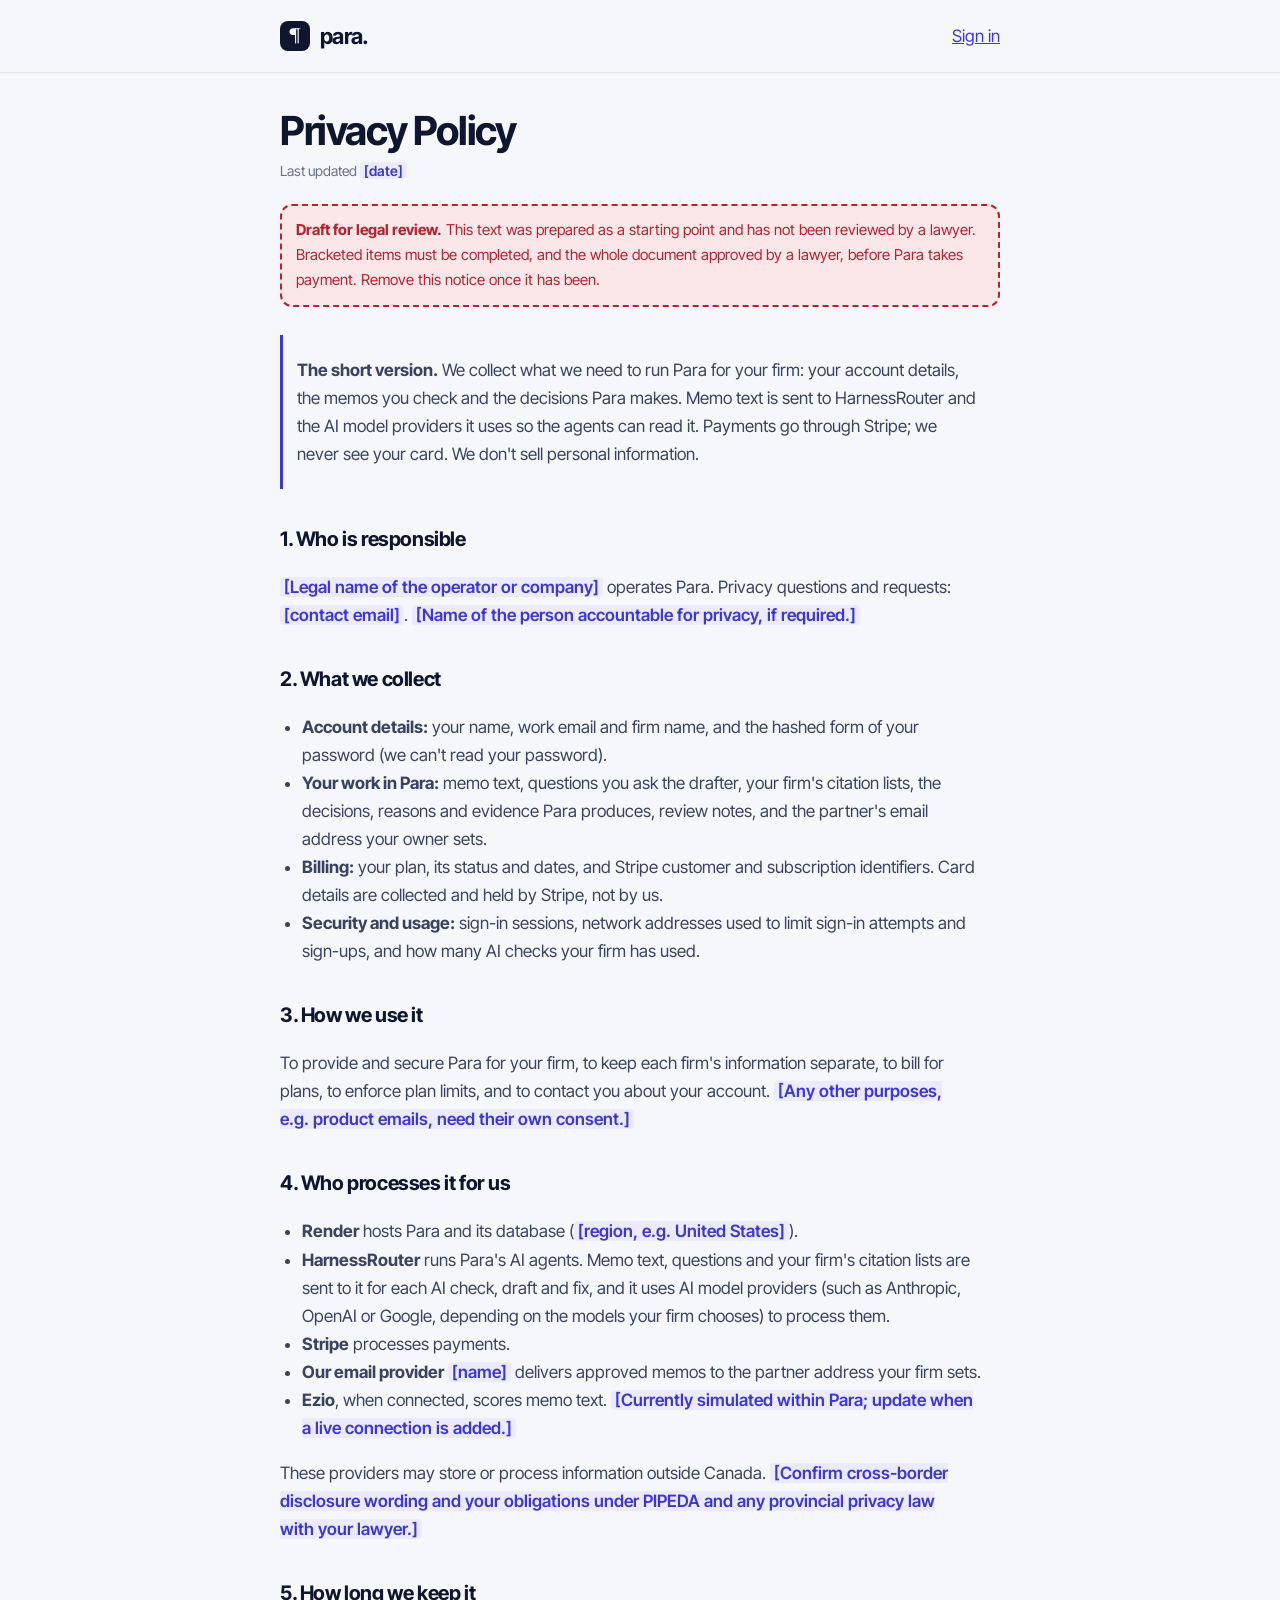
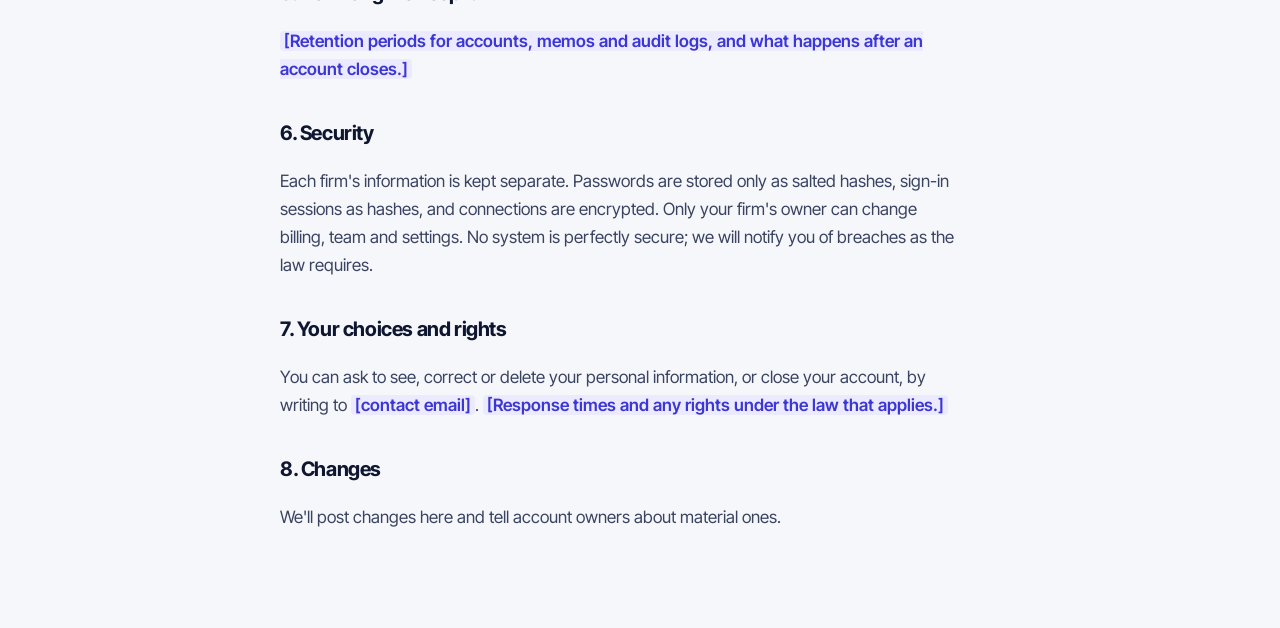
<file: ui/privacy.html>
<!doctype html>
<html lang="en">
<head>
<meta charset="utf-8">
<meta name="viewport" content="width=device-width, initial-scale=1, viewport-fit=cover">
<title>Para · Privacy Policy</title>
<link rel="preconnect" href="https://fonts.googleapis.com">
<link rel="preconnect" href="https://fonts.gstatic.com" crossorigin>
<link rel="stylesheet" href="https://fonts.googleapis.com/css2?family=Inter+Tight:wght@400;500;600;700&family=Newsreader:opsz,wght@6..72,400;6..72,600&display=swap">
<style>
  /* Same tokens as the Para website and app. */
  :root {
    --bg: #f6f7fb; --card: #ffffff; --soft: #f1f3f9; --ink: #0e1630; --ink-2: #3a4360; --muted: #69718a; --rule: #e3e6ef;
    --accent: #3b36d6; --accent-ink: #ffffff; --accent-soft: #eceafe; --block: #b4232f; --block-bg: #fbe6e8; --ok: #18794e;
    --shadow: 0 1px 2px rgba(14, 22, 48, .06), 0 8px 24px rgba(14, 22, 48, .06);
    --sans: "Inter Tight", -apple-system, BlinkMacSystemFont, "Segoe UI", Roboto, Arial, sans-serif;
    --serif: "Newsreader", "Iowan Old Style", Palatino, Georgia, serif; color-scheme: light;
    --side: #0e1630; --side-ink: #eef0f8; --side-dot: #8f8bff; --side-stamp: #ff8a94;
  }
  @media (prefers-color-scheme: dark) {
    :root:not([data-theme="light"]) {
      --bg: #0b1020; --card: #141c38; --soft: #111831; --ink: #eef0f8; --ink-2: #c3c8dc; --muted: #9098b3; --rule: #263055;
      --accent: #8f8bff; --accent-ink: #0b1020; --accent-soft: #23265a; --block: #ff7a85; --block-bg: #3a161c; --ok: #4cc38a;
      --shadow: 0 1px 2px rgba(0, 0, 0, .3), 0 8px 24px rgba(0, 0, 0, .25); color-scheme: dark;
    }
  }
  :root[data-theme="dark"] {
    --bg: #0b1020; --card: #141c38; --soft: #111831; --ink: #eef0f8; --ink-2: #c3c8dc; --muted: #9098b3; --rule: #263055;
    --accent: #8f8bff; --accent-ink: #0b1020; --accent-soft: #23265a; --block: #ff7a85; --block-bg: #3a161c; --ok: #4cc38a;
    --shadow: 0 1px 2px rgba(0, 0, 0, .3), 0 8px 24px rgba(0, 0, 0, .25); color-scheme: dark;
  }
  * { box-sizing: border-box; }
  [hidden] { display: none !important; }
  body { margin: 0; background: var(--bg); color: var(--ink); font: 17px/1.65 var(--sans); -webkit-font-smoothing: antialiased; }
  a { color: var(--accent); }
  :focus-visible { outline: 3px solid var(--accent); outline-offset: 2px; border-radius: 6px; }
  header { border-bottom: 1px solid var(--rule); }
  .bar { max-width: 760px; margin: 0 auto; padding: 18px 20px; display: flex; justify-content: space-between; align-items: center; gap: 12px; }
  .brand { display: inline-flex; align-items: center; gap: 10px; font-weight: 700; font-size: 22px; letter-spacing: -.03em; color: var(--ink); text-decoration: none; }
  .brand .mark { display: grid; place-items: center; width: 30px; height: 30px; border-radius: 8px; background: var(--ink); color: var(--bg); font: 700 19px/1 var(--serif); }
  main { max-width: 760px; margin: 0 auto; padding: 36px 20px 80px; }
  h1 { font-size: clamp(30px, 5vw, 40px); letter-spacing: -.035em; line-height: 1.1; margin: 0 0 6px; text-wrap: balance; }
  .meta { color: var(--muted); font-size: 14px; margin: 0 0 22px; }
  .draft { border: 2px dashed var(--block); background: var(--block-bg); color: var(--block); border-radius: 12px; padding: 12px 14px; font-size: 15px; margin-bottom: 28px; }
  h2 { font-size: 20px; letter-spacing: -.02em; margin: 34px 0 8px; }
  p, li { color: var(--ink-2); max-width: 68ch; }
  ul { padding-left: 22px; }
  .todo { background: var(--accent-soft); color: var(--accent); border-radius: 4px; padding: 0 4px; font-weight: 600; }
  .key { border-left: 3px solid var(--accent); padding: 4px 0 4px 14px; margin: 16px 0; }
</style>
</head>
<body>
<header><div class="bar"><a class="brand" href="/"><span class="mark" aria-hidden="true">¶</span><span>para.</span></a><a href="/login">Sign in</a></div></header>
<main>
<h1>Privacy Policy</h1>
<p class="meta">Last updated <span class="todo">[date]</span></p>
<div class="draft" role="note"><b>Draft for legal review.</b> This text was prepared as a starting point and has not been reviewed by a lawyer. Bracketed items must be completed, and the whole document approved by a lawyer, before Para takes payment. Remove this notice once it has been.</div>

<div class="key"><p><b>The short version.</b> We collect what we need to run Para for your firm: your account details, the memos you check and the decisions Para makes. Memo text is sent to HarnessRouter and the AI model providers it uses so the agents can read it. Payments go through Stripe; we never see your card. We don't sell personal information.</p></div>

<h2>1. Who is responsible</h2>
<p><span class="todo">[Legal name of the operator or company]</span> operates Para. Privacy questions and requests: <span class="todo">[contact email]</span>. <span class="todo">[Name of the person accountable for privacy, if required.]</span></p>

<h2>2. What we collect</h2>
<ul>
<li><b>Account details:</b> your name, work email and firm name, and the hashed form of your password (we can't read your password).</li>
<li><b>Your work in Para:</b> memo text, questions you ask the drafter, your firm's citation lists, the decisions, reasons and evidence Para produces, review notes, and the partner's email address your owner sets.</li>
<li><b>Billing:</b> your plan, its status and dates, and Stripe customer and subscription identifiers. Card details are collected and held by Stripe, not by us.</li>
<li><b>Security and usage:</b> sign-in sessions, network addresses used to limit sign-in attempts and sign-ups, and how many AI checks your firm has used.</li>
</ul>

<h2>3. How we use it</h2>
<p>To provide and secure Para for your firm, to keep each firm's information separate, to bill for plans, to enforce plan limits, and to contact you about your account. <span class="todo">[Any other purposes, e.g. product emails, need their own consent.]</span></p>

<h2>4. Who processes it for us</h2>
<ul>
<li><b>Render</b> hosts Para and its database (<span class="todo">[region, e.g. United States]</span>).</li>
<li><b>HarnessRouter</b> runs Para's AI agents. Memo text, questions and your firm's citation lists are sent to it for each AI check, draft and fix, and it uses AI model providers (such as Anthropic, OpenAI or Google, depending on the models your firm chooses) to process them.</li>
<li><b>Stripe</b> processes payments.</li>
<li><b>Our email provider</b> <span class="todo">[name]</span> delivers approved memos to the partner address your firm sets.</li>
<li><b>Ezio</b>, when connected, scores memo text. <span class="todo">[Currently simulated within Para; update when a live connection is added.]</span></li>
</ul>
<p>These providers may store or process information outside Canada. <span class="todo">[Confirm cross-border disclosure wording and your obligations under PIPEDA and any provincial privacy law with your lawyer.]</span></p>

<h2>5. How long we keep it</h2>
<p><span class="todo">[Retention periods for accounts, memos and audit logs, and what happens after an account closes.]</span></p>

<h2>6. Security</h2>
<p>Each firm's information is kept separate. Passwords are stored only as salted hashes, sign-in sessions as hashes, and connections are encrypted. Only your firm's owner can change billing, team and settings. No system is perfectly secure; we will notify you of breaches as the law requires.</p>

<h2>7. Your choices and rights</h2>
<p>You can ask to see, correct or delete your personal information, or close your account, by writing to <span class="todo">[contact email]</span>. <span class="todo">[Response times and any rights under the law that applies.]</span></p>

<h2>8. Changes</h2>
<p>We'll post changes here and tell account owners about material ones.</p>

</main>
</body>
</html>
</file>
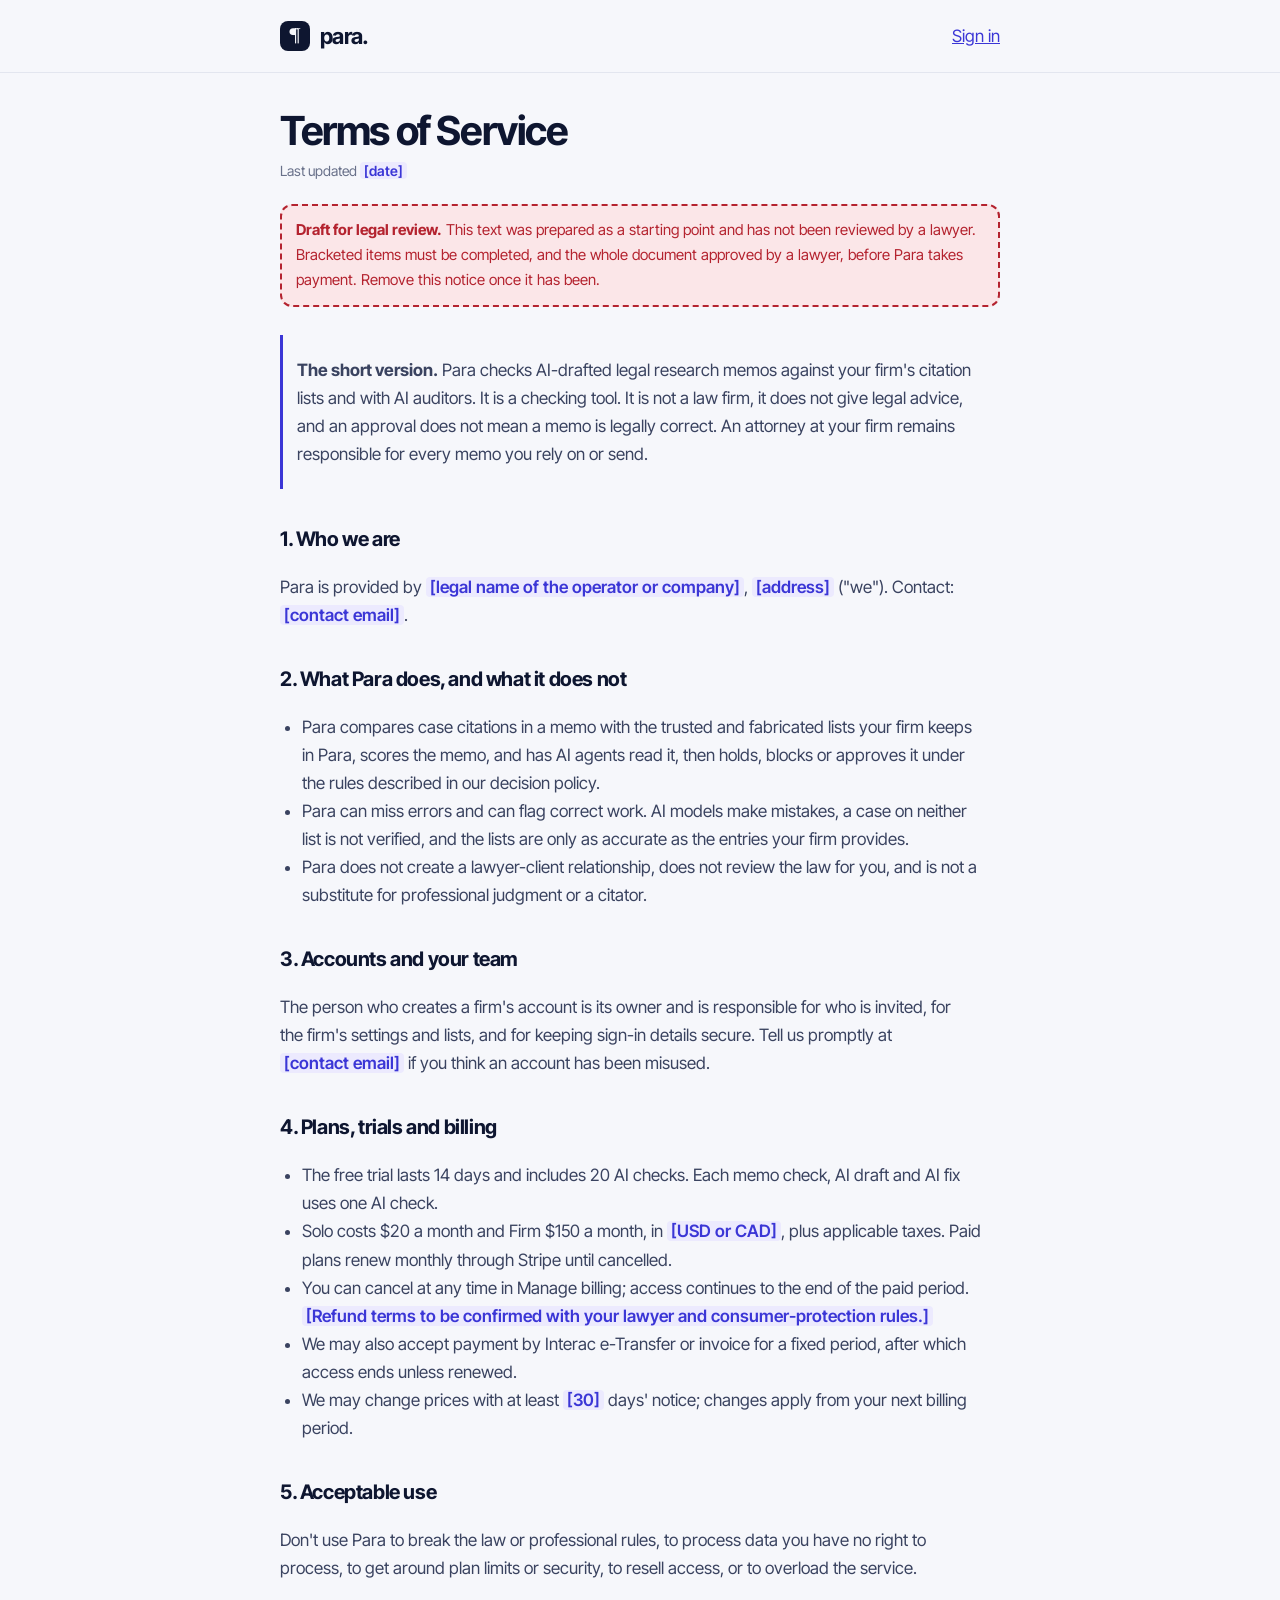
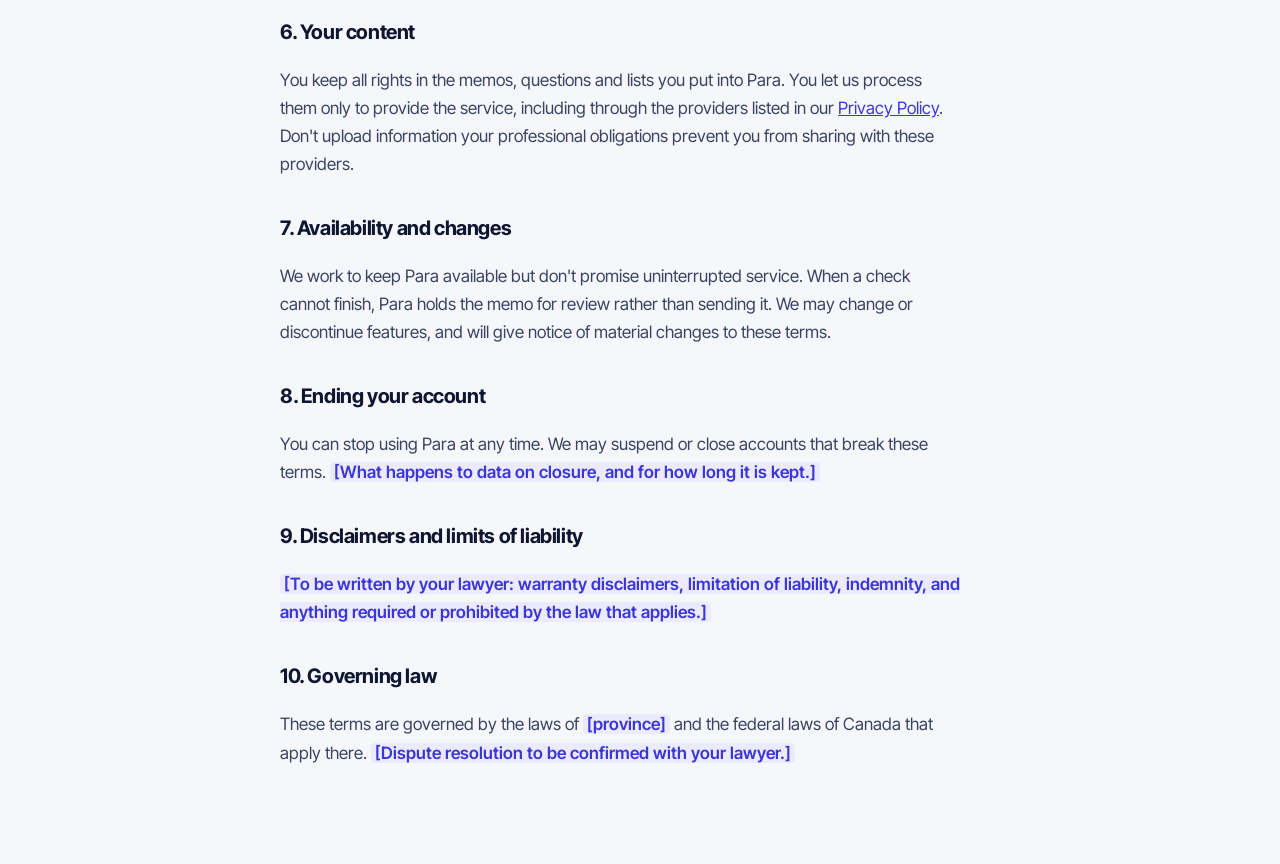
<file: ui/terms.html>
<!doctype html>
<html lang="en">
<head>
<meta charset="utf-8">
<meta name="viewport" content="width=device-width, initial-scale=1, viewport-fit=cover">
<title>Para · Terms of Service</title>
<link rel="preconnect" href="https://fonts.googleapis.com">
<link rel="preconnect" href="https://fonts.gstatic.com" crossorigin>
<link rel="stylesheet" href="https://fonts.googleapis.com/css2?family=Inter+Tight:wght@400;500;600;700&family=Newsreader:opsz,wght@6..72,400;6..72,600&display=swap">
<style>
  /* Same tokens as the Para website and app. */
  :root {
    --bg: #f6f7fb; --card: #ffffff; --soft: #f1f3f9; --ink: #0e1630; --ink-2: #3a4360; --muted: #69718a; --rule: #e3e6ef;
    --accent: #3b36d6; --accent-ink: #ffffff; --accent-soft: #eceafe; --block: #b4232f; --block-bg: #fbe6e8; --ok: #18794e;
    --shadow: 0 1px 2px rgba(14, 22, 48, .06), 0 8px 24px rgba(14, 22, 48, .06);
    --sans: "Inter Tight", -apple-system, BlinkMacSystemFont, "Segoe UI", Roboto, Arial, sans-serif;
    --serif: "Newsreader", "Iowan Old Style", Palatino, Georgia, serif; color-scheme: light;
    --side: #0e1630; --side-ink: #eef0f8; --side-dot: #8f8bff; --side-stamp: #ff8a94;
  }
  @media (prefers-color-scheme: dark) {
    :root:not([data-theme="light"]) {
      --bg: #0b1020; --card: #141c38; --soft: #111831; --ink: #eef0f8; --ink-2: #c3c8dc; --muted: #9098b3; --rule: #263055;
      --accent: #8f8bff; --accent-ink: #0b1020; --accent-soft: #23265a; --block: #ff7a85; --block-bg: #3a161c; --ok: #4cc38a;
      --shadow: 0 1px 2px rgba(0, 0, 0, .3), 0 8px 24px rgba(0, 0, 0, .25); color-scheme: dark;
    }
  }
  :root[data-theme="dark"] {
    --bg: #0b1020; --card: #141c38; --soft: #111831; --ink: #eef0f8; --ink-2: #c3c8dc; --muted: #9098b3; --rule: #263055;
    --accent: #8f8bff; --accent-ink: #0b1020; --accent-soft: #23265a; --block: #ff7a85; --block-bg: #3a161c; --ok: #4cc38a;
    --shadow: 0 1px 2px rgba(0, 0, 0, .3), 0 8px 24px rgba(0, 0, 0, .25); color-scheme: dark;
  }
  * { box-sizing: border-box; }
  [hidden] { display: none !important; }
  body { margin: 0; background: var(--bg); color: var(--ink); font: 17px/1.65 var(--sans); -webkit-font-smoothing: antialiased; }
  a { color: var(--accent); }
  :focus-visible { outline: 3px solid var(--accent); outline-offset: 2px; border-radius: 6px; }
  header { border-bottom: 1px solid var(--rule); }
  .bar { max-width: 760px; margin: 0 auto; padding: 18px 20px; display: flex; justify-content: space-between; align-items: center; gap: 12px; }
  .brand { display: inline-flex; align-items: center; gap: 10px; font-weight: 700; font-size: 22px; letter-spacing: -.03em; color: var(--ink); text-decoration: none; }
  .brand .mark { display: grid; place-items: center; width: 30px; height: 30px; border-radius: 8px; background: var(--ink); color: var(--bg); font: 700 19px/1 var(--serif); }
  main { max-width: 760px; margin: 0 auto; padding: 36px 20px 80px; }
  h1 { font-size: clamp(30px, 5vw, 40px); letter-spacing: -.035em; line-height: 1.1; margin: 0 0 6px; text-wrap: balance; }
  .meta { color: var(--muted); font-size: 14px; margin: 0 0 22px; }
  .draft { border: 2px dashed var(--block); background: var(--block-bg); color: var(--block); border-radius: 12px; padding: 12px 14px; font-size: 15px; margin-bottom: 28px; }
  h2 { font-size: 20px; letter-spacing: -.02em; margin: 34px 0 8px; }
  p, li { color: var(--ink-2); max-width: 68ch; }
  ul { padding-left: 22px; }
  .todo { background: var(--accent-soft); color: var(--accent); border-radius: 4px; padding: 0 4px; font-weight: 600; }
  .key { border-left: 3px solid var(--accent); padding: 4px 0 4px 14px; margin: 16px 0; }
</style>
</head>
<body>
<header><div class="bar"><a class="brand" href="/"><span class="mark" aria-hidden="true">¶</span><span>para.</span></a><a href="/login">Sign in</a></div></header>
<main>
<h1>Terms of Service</h1>
<p class="meta">Last updated <span class="todo">[date]</span></p>
<div class="draft" role="note"><b>Draft for legal review.</b> This text was prepared as a starting point and has not been reviewed by a lawyer. Bracketed items must be completed, and the whole document approved by a lawyer, before Para takes payment. Remove this notice once it has been.</div>

<div class="key"><p><b>The short version.</b> Para checks AI-drafted legal research memos against your firm's citation lists and with AI auditors. It is a checking tool. It is not a law firm, it does not give legal advice, and an approval does not mean a memo is legally correct. An attorney at your firm remains responsible for every memo you rely on or send.</p></div>

<h2>1. Who we are</h2>
<p>Para is provided by <span class="todo">[legal name of the operator or company]</span>, <span class="todo">[address]</span> ("we"). Contact: <span class="todo">[contact email]</span>.</p>

<h2>2. What Para does, and what it does not</h2>
<ul>
<li>Para compares case citations in a memo with the trusted and fabricated lists your firm keeps in Para, scores the memo, and has AI agents read it, then holds, blocks or approves it under the rules described in our decision policy.</li>
<li>Para can miss errors and can flag correct work. AI models make mistakes, a case on neither list is not verified, and the lists are only as accurate as the entries your firm provides.</li>
<li>Para does not create a lawyer-client relationship, does not review the law for you, and is not a substitute for professional judgment or a citator.</li>
</ul>

<h2>3. Accounts and your team</h2>
<p>The person who creates a firm's account is its owner and is responsible for who is invited, for the firm's settings and lists, and for keeping sign-in details secure. Tell us promptly at <span class="todo">[contact email]</span> if you think an account has been misused.</p>

<h2>4. Plans, trials and billing</h2>
<ul>
<li>The free trial lasts 14 days and includes 20 AI checks. Each memo check, AI draft and AI fix uses one AI check.</li>
<li>Solo costs $20 a month and Firm $150 a month, in <span class="todo">[USD or CAD]</span>, plus applicable taxes. Paid plans renew monthly through Stripe until cancelled.</li>
<li>You can cancel at any time in Manage billing; access continues to the end of the paid period. <span class="todo">[Refund terms to be confirmed with your lawyer and consumer-protection rules.]</span></li>
<li>We may also accept payment by Interac e-Transfer or invoice for a fixed period, after which access ends unless renewed.</li>
<li>We may change prices with at least <span class="todo">[30]</span> days' notice; changes apply from your next billing period.</li>
</ul>

<h2>5. Acceptable use</h2>
<p>Don't use Para to break the law or professional rules, to process data you have no right to process, to get around plan limits or security, to resell access, or to overload the service.</p>

<h2>6. Your content</h2>
<p>You keep all rights in the memos, questions and lists you put into Para. You let us process them only to provide the service, including through the providers listed in our <a href="/privacy">Privacy Policy</a>. Don't upload information your professional obligations prevent you from sharing with these providers.</p>

<h2>7. Availability and changes</h2>
<p>We work to keep Para available but don't promise uninterrupted service. When a check cannot finish, Para holds the memo for review rather than sending it. We may change or discontinue features, and will give notice of material changes to these terms.</p>

<h2>8. Ending your account</h2>
<p>You can stop using Para at any time. We may suspend or close accounts that break these terms. <span class="todo">[What happens to data on closure, and for how long it is kept.]</span></p>

<h2>9. Disclaimers and limits of liability</h2>
<p><span class="todo">[To be written by your lawyer: warranty disclaimers, limitation of liability, indemnity, and anything required or prohibited by the law that applies.]</span></p>

<h2>10. Governing law</h2>
<p>These terms are governed by the laws of <span class="todo">[province]</span> and the federal laws of Canada that apply there. <span class="todo">[Dispute resolution to be confirmed with your lawyer.]</span></p>

</main>
</body>
</html>
</file>
<file: docs/assets/site.css>
/* Para site. Tokens first; every colour has a dark-mode value. */
:root {
  --bg: #ffffff; --bg-soft: #f6f7fb; --card: #ffffff; --ink: #0e1630; --ink-2: #3a4360; --muted: #69718a;
  --rule: #e3e6ef; --accent: #3b36d6; --accent-ink: #ffffff; --accent-soft: #eceafe;
  --bar: #0e1630; --bar-ink: #e9ebf5; --bar-hi: #ffc861;
  --ok: #18794e; --ok-bg: #e5f4ec; --hold: #9a5b00; --hold-bg: #fdf1dc; --block: #b4232f; --block-bg: #fbe6e8;
  --shadow: 0 1px 2px rgba(14, 22, 48, .06), 0 8px 24px rgba(14, 22, 48, .06);
  --sans: "Inter Tight", -apple-system, BlinkMacSystemFont, "Segoe UI", Roboto, Arial, sans-serif;
  --serif: "Newsreader", "Iowan Old Style", Palatino, Georgia, serif;
  --radius: 14px; --max: 1180px;
  color-scheme: light;
}
@media (prefers-color-scheme: dark) {
  :root:not([data-theme="light"]) {
    --bg: #0b1020; --bg-soft: #111831; --card: #141c38; --ink: #eef0f8; --ink-2: #c3c8dc; --muted: #9098b3;
    --rule: #263055; --accent: #8f8bff; --accent-ink: #0b1020; --accent-soft: #23265a;
    --bar: #1b2350; --bar-ink: #e9ebf5; --bar-hi: #ffc861;
    --ok: #4cc38a; --ok-bg: #12301f; --hold: #f0b44c; --hold-bg: #33260f; --block: #ff7a85; --block-bg: #3a161c;
    --shadow: 0 1px 2px rgba(0, 0, 0, .3), 0 8px 24px rgba(0, 0, 0, .25);
    color-scheme: dark;
  }
}
:root[data-theme="dark"] {
  --bg: #0b1020; --bg-soft: #111831; --card: #141c38; --ink: #eef0f8; --ink-2: #c3c8dc; --muted: #9098b3;
  --rule: #263055; --accent: #8f8bff; --accent-ink: #0b1020; --accent-soft: #23265a;
  --bar: #1b2350; --bar-ink: #e9ebf5; --bar-hi: #ffc861;
  --ok: #4cc38a; --ok-bg: #12301f; --hold: #f0b44c; --hold-bg: #33260f; --block: #ff7a85; --block-bg: #3a161c;
  --shadow: 0 1px 2px rgba(0, 0, 0, .3), 0 8px 24px rgba(0, 0, 0, .25);
  color-scheme: dark;
}

* { box-sizing: border-box; }
html { scroll-behavior: smooth; }
@media (prefers-reduced-motion: reduce) { html { scroll-behavior: auto; } * { animation: none !important; transition: none !important; } }
body { margin: 0; background: var(--bg); color: var(--ink); font: 17px/1.6 var(--sans); -webkit-font-smoothing: antialiased; }
a { color: var(--accent); }
:focus-visible { outline: 3px solid var(--accent); outline-offset: 3px; border-radius: 6px; }
.wrap { max-width: var(--max); margin: 0 auto; padding: 0 24px; }
@media (max-width: 640px) { .wrap { padding: 0 16px; } }
.sr { position: absolute; width: 1px; height: 1px; overflow: hidden; clip: rect(0 0 0 0); white-space: nowrap; }

/* announcement bar */
.bar { background: var(--bar); color: var(--bar-ink); font-size: 14px; font-weight: 600; text-align: center; padding: 10px 16px; }
.bar a { color: var(--bar-hi); text-decoration: none; }
.bar a:hover { text-decoration: underline; }
.bar .dot { opacity: .45; margin: 0 10px; }

/* nav */
.nav { position: sticky; top: env(safe-area-inset-top, 0px); z-index: 20; background: color-mix(in srgb, var(--bg) 88%, transparent); backdrop-filter: blur(10px); border-bottom: 1px solid var(--rule); }
.nav .wrap { display: flex; align-items: center; gap: 24px; height: 68px; }
.brand { display: inline-flex; align-items: center; gap: 10px; color: var(--ink); text-decoration: none; font-weight: 700; font-size: 26px; letter-spacing: -.03em; }
.brand .mark { display: grid; place-items: center; width: 34px; height: 34px; border-radius: 9px; background: var(--ink); color: var(--bg); font: 700 22px/1 var(--serif); }
.brand .dot { color: var(--accent); }
.nav-links { display: flex; gap: 4px; margin-left: auto; }
.nav-links a { color: var(--ink-2); text-decoration: none; font-weight: 500; font-size: 15px; padding: 8px 12px; border-radius: 8px; }
.nav-links a:hover { background: var(--bg-soft); color: var(--ink); }
@media (max-width: 860px) { .nav-links { display: none; } .nav .wrap { justify-content: space-between; } }

/* buttons */
.btn { display: inline-flex; align-items: center; gap: 10px; padding: 13px 24px; border-radius: 999px; font: 600 16px/1 var(--sans);
  text-decoration: none; border: 1.5px solid var(--accent); cursor: pointer; transition: transform .15s ease, box-shadow .15s ease; }
.btn.primary { background: var(--accent); color: var(--accent-ink); }
.btn.ghost { background: transparent; color: var(--accent); border-color: var(--rule); }
.btn:hover { transform: translateY(-1px); box-shadow: var(--shadow); }
.btn.small { padding: 10px 18px; font-size: 15px; }
.btn .arrow { font-size: 18px; line-height: 1; }

/* hero */
.hero { text-align: center; padding: 72px 0 40px; }
.badge { display: inline-flex; align-items: center; gap: 10px; font-size: 15px; font-weight: 500; color: var(--ink-2); }
.badge .chip { display: grid; place-items: center; width: 26px; height: 26px; border-radius: 6px; background: var(--accent); color: var(--accent-ink); font: 700 15px/1 var(--serif); }
.hero h1 { font-size: clamp(40px, 7vw, 84px); line-height: 1.02; letter-spacing: -.045em; margin: 22px auto 22px; max-width: 15ch; font-weight: 700; }
.hero h1 .accent { color: var(--accent); }
.hero .lede { font-size: clamp(18px, 2.1vw, 22px); color: var(--ink-2); max-width: 46ch; margin: 0 auto 32px; }
.hero .lede b { color: var(--accent); font-weight: 600; }
.ctas { display: flex; gap: 14px; justify-content: center; flex-wrap: wrap; }
.fineprint { margin-top: 18px; font-size: 14px; color: var(--muted); }

/* sections */
section { padding: 88px 0; }
section.soft { background: var(--bg-soft); }
.kicker { font-size: 13px; font-weight: 700; letter-spacing: .12em; text-transform: uppercase; color: var(--accent); margin: 0 0 12px; }
h2 { font-size: clamp(30px, 4.2vw, 48px); line-height: 1.08; letter-spacing: -.035em; margin: 0 0 16px; max-width: 22ch; }
.section-lede { font-size: 19px; color: var(--ink-2); max-width: 60ch; margin: 0 0 40px; }
.center { text-align: center; } .center h2, .center .section-lede { margin-left: auto; margin-right: auto; }

/* footer */
footer { border-top: 1px solid var(--rule); padding: 40px 0 56px; color: var(--muted); font-size: 14px; }
footer .wrap { display: flex; gap: 24px; justify-content: space-between; flex-wrap: wrap; align-items: center; }
footer a { color: var(--ink-2); text-decoration: none; margin-left: 18px; }
footer a:hover { color: var(--accent); }
.theme-toggle { background: none; border: 1px solid var(--rule); color: var(--ink-2); border-radius: 999px; padding: 6px 12px; font: 500 13px var(--sans); cursor: pointer; }

/* without / with comparison */
.compare { margin: 8px auto 0; max-width: 1080px; border: 1px solid var(--rule); border-radius: 22px; background: var(--bg-soft);
  padding: 28px 28px 32px; box-shadow: var(--shadow); }
.tabs { display: grid; grid-template-columns: 1fr 1fr; max-width: 520px; margin: 0 auto 32px; border: 1px solid var(--rule); border-radius: 12px; overflow: hidden; background: var(--card); }
.tabs button { font: 500 17px var(--sans); padding: 14px; border: 0; background: none; color: var(--muted); cursor: pointer; }
.tabs button[aria-selected="true"] { background: var(--accent-soft); color: var(--accent); font-weight: 600; }
.flow { display: flex; align-items: center; gap: 0; justify-content: center; }
.node { background: var(--card); border: 1px solid var(--rule); border-radius: var(--radius); padding: 14px 16px; min-width: 150px; max-width: 240px;
  font-size: 15px; color: var(--ink-2); box-shadow: var(--shadow); }
.node-k { display: block; font-size: 12px; font-weight: 700; letter-spacing: .08em; text-transform: uppercase; color: var(--muted); margin-bottom: 4px; }
.memo-line { font: 16px/1.4 var(--serif); color: var(--ink); }
.link { flex: 1 1 40px; min-width: 32px; max-width: 120px; height: 2px; background: var(--rule); position: relative; }
.link::after { content: ""; position: absolute; right: -1px; top: -4px; border: 5px solid transparent; border-left-color: var(--rule); border-right: 0; }
.link span { position: absolute; top: -26px; left: 50%; transform: translateX(-50%); white-space: nowrap; font-size: 12px; font-weight: 600;
  color: var(--ok); background: var(--ok-bg); padding: 2px 8px; border-radius: 999px; }
.link.bad { background: var(--block); } .link.bad::after { border-left-color: var(--block); }
.node.gate { max-width: 290px; min-width: 250px; border: 2px solid var(--accent); }
.node.gate .node-k { color: var(--accent); }
.checks { list-style: none; padding: 0; margin: 6px 0 0; }
.checks li { display: flex; justify-content: space-between; gap: 10px; padding: 6px 0; border-top: 1px dashed var(--rule); font-size: 14px; }
.st { font-size: 12px; padding: 2px 8px; border-radius: 6px; white-space: nowrap; }
.st.ok { color: var(--ok); background: var(--ok-bg); } .st.hold { color: var(--hold); background: var(--hold-bg); } .st.block { color: var(--block); background: var(--block-bg); }
.outcomes { display: grid; gap: 10px; }
.node.outcome { min-width: 200px; }
.node.outcome.ok .node-k { color: var(--ok); } .node.outcome.hold .node-k { color: var(--hold); } .node.outcome.block .node-k { color: var(--block); }
.outcomes .node.outcome:not(.current) { opacity: .55; }
.node.outcome.current { border: 2px solid var(--block); background: var(--block-bg); color: var(--ink); }
.panel > .node.outcome.block, .flow > .node.outcome.block { border: 2px solid var(--block); background: var(--block-bg); color: var(--ink); }
.caption { text-align: center; color: var(--ink-2); max-width: 64ch; margin: 28px auto 0; font-size: 16px; }
@media (max-width: 860px) {
  .compare { padding: 18px 14px 22px; }
  .flow { flex-direction: column; }
  .link { flex: 0 0 28px; width: 2px; height: 28px; min-width: 0; }
  .link::after { right: -4px; top: auto; bottom: -1px; border: 5px solid transparent; border-top-color: var(--rule); border-bottom: 0; }
  .link.bad::after { border-top-color: var(--block); border-left-color: transparent; }
  .link span { top: 50%; left: 14px; transform: translateY(-50%); }
  .node, .node.gate, .node.outcome { max-width: 100%; width: 100%; }
  .outcomes { width: 100%; }
}

/* problem */
.split { display: grid; grid-template-columns: 1.05fr .95fr; gap: 56px; align-items: center; }
@media (max-width: 900px) { .split { grid-template-columns: 1fr; gap: 32px; } }
.body { color: var(--ink-2); max-width: 58ch; }
.memo-card { margin: 0; background: var(--card); border: 1px solid var(--rule); border-radius: 18px; padding: 26px 28px; box-shadow: var(--shadow); transform: rotate(-.6deg); }
.memo-head { display: flex; justify-content: space-between; font: 600 14px var(--serif); letter-spacing: .14em; border-bottom: 2px solid var(--ink); padding-bottom: 10px; margin-bottom: 14px; }
.memo-head .time { letter-spacing: 0; color: var(--muted); font-family: var(--sans); font-weight: 500; }
.memo-text { font: 20px/1.6 var(--serif); margin: 0 0 18px; }
mark.fab { background: none; color: inherit; border-bottom: 3px double var(--block); padding: 0 1px; }
.memo-signals { display: grid; gap: 8px; margin-bottom: 18px; }
.memo-signals div { display: flex; justify-content: space-between; align-items: center; font-size: 15px; color: var(--ink-2); border-top: 1px dashed var(--rule); padding-top: 8px; }
.memo-card figcaption { font-size: 15px; color: var(--ink-2); display: flex; gap: 12px; align-items: center; flex-wrap: wrap; }
.stamp-mini { display: inline-block; font: 700 15px var(--serif); letter-spacing: .06em; padding: 6px 12px; border: 3px double currentColor; border-radius: 6px; transform: rotate(-2deg); }
.stamp-mini.block { color: var(--block); background: var(--block-bg); } .stamp-mini.ok { color: var(--ok); background: var(--ok-bg); } .stamp-mini.hold { color: var(--hold); background: var(--hold-bg); }

/* how it decides */
.grid4 { display: grid; grid-template-columns: repeat(4, 1fr); gap: 18px; }
@media (max-width: 1000px) { .grid4 { grid-template-columns: 1fr 1fr; } }
@media (max-width: 560px) { .grid4 { grid-template-columns: 1fr; } }
.sig-card { background: var(--card); border: 1px solid var(--rule); border-radius: var(--radius); padding: 22px; display: flex; flex-direction: column; }
.sig-card .num { display: grid; place-items: center; width: 30px; height: 30px; border-radius: 8px; background: var(--accent-soft); color: var(--accent); font-weight: 700; margin-bottom: 14px; }
.sig-card h3 { font-size: 19px; letter-spacing: -.02em; margin: 0 0 8px; }
.sig-card p { margin: 0; color: var(--ink-2); font-size: 15.5px; }
.sig-card .tag { margin-top: auto; padding-top: 16px; font-size: 12px; font-weight: 700; letter-spacing: .08em; text-transform: uppercase; color: var(--muted); }
.verdicts { display: grid; grid-template-columns: repeat(3, 1fr); gap: 18px; margin-top: 28px; }
@media (max-width: 860px) { .verdicts { grid-template-columns: 1fr; } }
.verdict { border-radius: var(--radius); padding: 20px 22px; border: 1px solid var(--rule); background: var(--card); }
.verdict p { margin: 12px 0 0; color: var(--ink-2); font-size: 15.5px; }
.verdict.ok { border-top: 4px solid var(--ok); } .verdict.hold { border-top: 4px solid var(--hold); } .verdict.block { border-top: 4px solid var(--block); }
.guarantees { list-style: none; padding: 0; margin: 32px 0 0; display: grid; grid-template-columns: repeat(3, 1fr); gap: 18px; }
@media (max-width: 860px) { .guarantees { grid-template-columns: 1fr; } }
.guarantees li { color: var(--ink-2); font-size: 15.5px; padding-left: 16px; border-left: 3px solid var(--accent); }
.guarantees b { color: var(--ink); display: block; }

/* agents */
.agents { display: grid; grid-template-columns: repeat(2, 1fr); gap: 18px; }
@media (max-width: 760px) { .agents { grid-template-columns: 1fr; } }
.agent-card { background: var(--card); border: 1px solid var(--rule); border-radius: var(--radius); padding: 24px; box-shadow: var(--shadow); }
.agent-card header { display: flex; gap: 14px; align-items: center; margin-bottom: 14px; }
.agent-ico { display: grid; place-items: center; width: 44px; height: 44px; border-radius: 12px; background: var(--ink); color: var(--bg); font: 600 22px var(--serif); flex: none; }
.agent-card h3 { margin: 0; font-size: 20px; letter-spacing: -.02em; }
.agent-card code { font-size: 13px; color: var(--muted); }
.agent-card > p { color: var(--ink-2); font-size: 15.5px; margin: 0 0 16px; }
.agent-card dl { display: grid; grid-template-columns: 64px 1fr; gap: 6px 10px; margin: 0; font-size: 14px; border-top: 1px solid var(--rule); padding-top: 14px; }
.agent-card dt { color: var(--muted); font-weight: 600; } .agent-card dd { margin: 0; color: var(--ink-2); }
.arch { display: flex; align-items: stretch; gap: 12px; margin-top: 36px; }
.arch-node { flex: 1; border: 1px solid var(--rule); border-radius: var(--radius); padding: 18px 20px; background: var(--bg-soft); }
.arch-node.strong { border: 2px solid var(--accent); background: var(--accent-soft); }
.arch-node b { display: block; margin-bottom: 4px; } .arch-node span { color: var(--ink-2); font-size: 15px; }
.arch-link { align-self: center; color: var(--muted); font-size: 22px; }
@media (max-width: 860px) { .arch { flex-direction: column; } .arch-link { transform: rotate(90deg); } }
.note { color: var(--muted); font-size: 15px; max-width: 80ch; margin: 22px 0 0; }

/* results */
.stats { display: grid; grid-template-columns: repeat(4, 1fr); gap: 18px; margin: 8px 0 0; }
@media (max-width: 860px) { .stats { grid-template-columns: 1fr 1fr; } }
.stat { background: var(--card); border: 1px solid var(--rule); border-radius: var(--radius); padding: 28px 16px; }
.stat b { display: block; font-size: clamp(44px, 6vw, 64px); line-height: 1; letter-spacing: -.04em; color: var(--accent); }
.stat b small { font-size: .45em; color: var(--muted); letter-spacing: 0; }
.stat span { display: block; margin-top: 10px; color: var(--ink-2); font-size: 15px; }
.center-note { margin: 28px auto 0; max-width: 72ch; }

/* demo */
.demo { display: grid; grid-template-columns: 340px 1fr; gap: 20px; align-items: start; }
@media (max-width: 900px) { .demo { grid-template-columns: 1fr; } }
.docket { border: 1px solid var(--rule); border-radius: var(--radius); background: var(--card); max-height: 720px; overflow-y: auto; }
@media (max-width: 900px) { .docket { max-height: 300px; } }
.docket button { display: grid; grid-template-columns: 52px 1fr; gap: 4px 10px; width: 100%; text-align: left; border: 0; border-bottom: 1px solid var(--rule);
  background: none; padding: 12px 14px; cursor: pointer; font: inherit; color: var(--ink-2); }
.docket button:last-child { border-bottom: 0; }
.docket button:hover { background: var(--bg-soft); }
.docket button[aria-selected="true"] { background: var(--accent-soft); color: var(--ink); box-shadow: inset 3px 0 0 var(--accent); }
.docket .id { font-weight: 700; font-size: 13px; color: var(--muted); padding-top: 2px; }
.docket .snip { font: 15px/1.35 var(--serif); display: -webkit-box; -webkit-line-clamp: 2; -webkit-box-orient: vertical; overflow: hidden; }
.docket .res { grid-column: 2; }
.muted { color: var(--muted); padding: 16px; margin: 0; }
.decision { border: 1px solid var(--rule); border-radius: var(--radius); background: var(--card); padding: 26px 28px; box-shadow: var(--shadow); min-height: 420px; }
@media (max-width: 640px) { .decision { padding: 20px 16px; } }
.decision .stamp-big { display: inline-flex; gap: 10px; align-items: center; font: 700 24px/1 var(--serif); letter-spacing: .06em; padding: 10px 18px;
  border: 3px double currentColor; border-radius: 8px; transform: rotate(-2deg); margin: 4px 0 14px; }
@media (prefers-reduced-motion: no-preference) { .stamp-big { animation: press .3s ease-out; } }
@keyframes press { from { transform: rotate(-2deg) scale(1.2); opacity: 0; } to { transform: rotate(-2deg) scale(1); opacity: 1; } }
.stamp-big.APPROVE { color: var(--ok); background: var(--ok-bg); } .stamp-big.HOLD_FOR_REVIEW { color: var(--hold); background: var(--hold-bg); } .stamp-big.BLOCK { color: var(--block); background: var(--block-bg); }
.decision .reason { font: 18px/1.55 var(--serif); margin: 0 0 8px; }
.decision .sent { font-weight: 600; font-size: 15px; margin: 0 0 18px; }
.decision h4 { font-size: 13px; letter-spacing: .1em; text-transform: uppercase; color: var(--muted); margin: 22px 0 8px; }
.memo-view { font: 18px/1.65 var(--serif); background: var(--bg-soft); border: 1px solid var(--rule); border-radius: 10px; padding: 14px 16px; white-space: pre-wrap; }
.memo-view mark { background: none; color: inherit; padding: 0 1px; border-bottom: 3px solid; }
.memo-view mark.verified { border-color: var(--ok); } .memo-view mark.unverified { border-color: var(--hold); border-bottom-style: dashed; }
.memo-view mark.fabricated, .memo-view mark.near_miss { border-color: var(--block); border-bottom-style: double; }
.ev { width: 100%; border-collapse: collapse; font-size: 14.5px; }
.ev th, .ev td { text-align: left; padding: 8px 6px; border-bottom: 1px solid var(--rule); vertical-align: top; }
.ev th { color: var(--muted); font-weight: 600; font-size: 13px; }
.ev td small { display: block; color: var(--muted); }
.ezio { display: flex; flex-wrap: wrap; gap: 8px; }
.ezio span { border: 1px solid var(--rule); border-radius: 8px; padding: 6px 10px; font-size: 13.5px; color: var(--ink-2); }
.ezio span b { color: var(--ink); }
.ezio span.low { border-color: var(--hold); }
.ai-find { display: grid; gap: 8px; }
.ai-find .row { border: 1px solid var(--rule); border-radius: 10px; padding: 10px 12px; font-size: 14.5px; color: var(--ink-2); }
.ai-find .row b { color: var(--ink); }
.ai-find .meta { font-size: 12.5px; color: var(--muted); }
.fix { margin-top: 22px; border-top: 1px solid var(--rule); padding-top: 18px; }
.revision-box { margin-top: 14px; border: 1.5px solid var(--accent); border-radius: 12px; padding: 16px; background: var(--accent-soft); }
.revision-box ul { margin: 10px 0 0; padding-left: 20px; font-size: 14.5px; color: var(--ink-2); }
.revision-box .memo-view { background: var(--card); }
.recheck { display: flex; gap: 12px; align-items: center; flex-wrap: wrap; margin-top: 14px; font-size: 15px; color: var(--ink-2); }

/* download */
.get { display: grid; grid-template-columns: 1.4fr 1fr; gap: 24px; align-items: start; }
@media (max-width: 900px) { .get { grid-template-columns: 1fr; } }
.get-main, .get-side { background: var(--card); border: 1px solid var(--rule); border-radius: 18px; padding: 28px; box-shadow: var(--shadow); }
@media (max-width: 640px) { .get-main, .get-side { padding: 20px 16px; } }
.steps { list-style: none; counter-reset: s; padding: 0; margin: 0 0 24px; display: grid; gap: 18px; }
.steps li { counter-increment: s; display: grid; grid-template-columns: 40px 1fr; gap: 2px 14px; }
.steps li::before { content: counter(s); grid-row: span 2; display: grid; place-items: center; width: 34px; height: 34px; border-radius: 999px;
  background: var(--accent); color: var(--accent-ink); font-weight: 700; }
.steps b { font-size: 18px; } .steps span { color: var(--ink-2); font-size: 15.5px; }
pre { margin: 6px 0 0; background: var(--ink); color: var(--bg); border-radius: 10px; padding: 12px 16px; overflow-x: auto; }
pre code { font: 15px/1.4 ui-monospace, SFMono-Regular, Menlo, Consolas, monospace; }
p code, .note code { font: 14px ui-monospace, SFMono-Regular, Menlo, monospace; background: var(--bg-soft); border: 1px solid var(--rule); border-radius: 6px; padding: 1px 6px; }
.ctas.left { justify-content: flex-start; }
.get-side h3 { margin: 0 0 8px; font-size: 19px; letter-spacing: -.02em; }
.get-side p { color: var(--ink-2); font-size: 15.5px; margin: 0 0 14px; }
.get-side h3:not(:first-child) { margin-top: 22px; padding-top: 22px; border-top: 1px solid var(--rule); }

/* faq and close */
.narrow { max-width: 860px; }
.faq details { border-bottom: 1px solid var(--rule); padding: 4px 0; }
.faq summary { cursor: pointer; list-style: none; font-weight: 600; font-size: 18px; padding: 16px 32px 16px 0; position: relative; }
.faq summary::-webkit-details-marker { display: none; }
.faq summary::after { content: "+"; position: absolute; right: 4px; top: 12px; font-size: 24px; color: var(--accent); font-weight: 400; }
.faq details[open] summary::after { content: "–"; }
.faq details p { margin: 0 0 18px; color: var(--ink-2); max-width: 70ch; }
.final { padding: 96px 0 104px; background: linear-gradient(180deg, var(--bg) 0%, var(--accent-soft) 100%); }
.final h2 { max-width: 20ch; margin-bottom: 28px; }

.flowline { list-style: none; counter-reset: f; padding: 0; margin: 28px 0 0; display: grid; grid-template-columns: repeat(4, 1fr); gap: 14px; }
@media (max-width: 860px) { .flowline { grid-template-columns: 1fr 1fr; } }
@media (max-width: 520px) { .flowline { grid-template-columns: 1fr; } }
.flowline li { counter-increment: f; border: 1px solid var(--rule); border-radius: var(--radius); padding: 16px 18px; background: var(--card); }
.flowline li b::before { content: counter(f) ". "; color: var(--accent); }
.flowline li b { display: block; margin-bottom: 4px; } .flowline li span { color: var(--ink-2); font-size: 15px; }

/* pricing */
.prices { display: grid; grid-template-columns: repeat(3, minmax(0, 1fr)); gap: 18px; }
@media (max-width: 900px) { .prices { grid-template-columns: 1fr; } }
.price-card { border: 1px solid var(--rule); border-radius: 18px; padding: 26px; background: var(--card); display: flex; flex-direction: column; gap: 12px; }
.price-card.featured { border: 2px solid var(--accent); box-shadow: var(--shadow); }
.price-card h3 { margin: 0; font-size: 20px; letter-spacing: -.02em; }
.price-card .amount { margin: 0; font-size: 44px; font-weight: 700; letter-spacing: -.04em; line-height: 1; font-variant-numeric: tabular-nums; }
.price-card .amount small { font-size: 16px; font-weight: 500; color: var(--muted); letter-spacing: 0; }
.price-card ul { margin: 0 0 8px; padding-left: 20px; color: var(--ink-2); font-size: 15.5px; display: grid; gap: 4px; }
.price-card .btn { margin-top: auto; justify-content: center; }
.price-card .amount.word { font-size: 28px; letter-spacing: -.03em; line-height: 1.15; overflow-wrap: anywhere; }
.paysteps { list-style: none; counter-reset: p; padding: 0; margin: 26px 0 0; display: grid; grid-template-columns: repeat(3, minmax(0, 1fr)); gap: 14px; }
@media (max-width: 860px) { .paysteps { grid-template-columns: 1fr; } }
.paysteps li { counter-increment: p; border: 1px solid var(--rule); border-radius: var(--radius); padding: 16px 18px; background: var(--bg-soft); }
.paysteps li b::before { content: counter(p) ". "; color: var(--accent); }
.paysteps li b { display: block; margin-bottom: 4px; } .paysteps li span { color: var(--ink-2); font-size: 15px; }
.optional { border: 1px dashed var(--rule); border-radius: var(--radius); padding: 18px 20px; margin: 4px 0 24px; background: var(--bg-soft); }
.optional h3 { margin: 0 0 8px; font-size: 18px; letter-spacing: -.02em; }
.optional p, .optional li { color: var(--ink-2); font-size: 15.5px; margin: 0 0 10px; }
.optional ul { margin: 0 0 10px; padding-left: 20px; display: grid; gap: 4px; }
.optional pre { margin: 0 0 12px; }
@media (max-width: 640px) { .optional { padding: 16px 14px; } }
.get-main, .get-side { min-width: 0; }

/* Section heads on full-width sections sit centred, with the intro spread wide enough to read as one block. */
:is(#try, #how, #agents, #demo, #pricing, #download) > .wrap > :is(.kicker, h2, .section-lede) { text-align: center; margin-left: auto; margin-right: auto; }
:is(#how, #agents, #demo, #pricing, #download) > .wrap > h2 { max-width: 24ch; }
:is(#how, #agents, #demo, #pricing, #download) > .wrap > .section-lede { max-width: 920px; }
/* No stranded words at the end of a line or paragraph. */
h1, h2, h3, .caption { text-wrap: balance; }
.section-lede { text-wrap: pretty; }
p, li, dd, .note, .flowline span, .paysteps span, .steps span { text-wrap: pretty; }
:is(#how, #agents, #demo, #pricing, #download) > .wrap > .section-lede { text-wrap: balance; }
/* Short blocks: even line lengths, so no line ends in a stray word or two. */
.hero .lede, .memo-line, .caption, .guarantees li, .sig-card p, .verdict p, .agent-card > p, .note, .center-note,
.flowline span, .paysteps span, .steps span, .arch-node span, .get-side p, .price-card li, .stat span, .memo-card figcaption { text-wrap: balance; }
.memo-line, .arch-node span, .paysteps li span, .flowline li span { display: block; }

/* Try it live: the public demo service */
[hidden] { display: none !important; }
.try { display: grid; grid-template-columns: minmax(0, 5fr) minmax(0, 6fr); gap: 20px; align-items: start; }
@media (max-width: 900px) { .try { grid-template-columns: 1fr; } }
.try-form { background: var(--card); border: 1px solid var(--rule); border-radius: var(--radius); padding: 22px; box-shadow: var(--shadow); min-width: 0; }
.try-form label { display: block; font-weight: 600; margin-bottom: 8px; }
.try-form textarea { box-sizing: border-box; width: 100%; min-height: 240px; resize: vertical; font: 16px/1.5 var(--serif); color: var(--ink);
  background: var(--bg); border: 1px solid var(--rule); border-radius: 10px; padding: 12px 14px; }
.try-form textarea:focus { outline: 3px solid var(--accent-soft); border-color: var(--accent); }
.try-row { display: flex; flex-wrap: wrap; gap: 10px; align-items: center; margin-top: 14px; }
.try-count { margin-left: auto; font-size: 14px; color: var(--muted); font-variant-numeric: tabular-nums; }
.try-form .note { margin-top: 14px; font-size: 14px; }
.try-out { border: 1px solid var(--rule); border-radius: var(--radius); background: var(--card); padding: 26px 28px; box-shadow: var(--shadow); min-height: 300px; min-width: 0; }
@media (max-width: 640px) { .try-out { padding: 20px 16px; } .try-form { padding: 18px 16px; } }
.try-out .muted { padding: 0; }
.stages { list-style: none; padding: 0; margin: 0 0 6px; display: grid; gap: 10px; }
.stages li { display: flex; gap: 12px; align-items: baseline; font-size: 16px; color: var(--ink-2); }
.stages .dot { flex: none; width: 10px; height: 10px; border-radius: 50%; background: var(--rule); transform: translateY(1px); }
.stages li.running .dot { background: var(--accent); animation: pulse 1s ease-in-out infinite; }
.stages li.done .dot { background: var(--ok, #1f9d55); }
.stages li.failed .dot, .stages li.skipped .dot { background: var(--hold, #c98a00); }
.stages small { color: var(--muted); margin-left: auto; text-align: right; }
@keyframes pulse { 50% { opacity: .35; } }
@media (prefers-reduced-motion: reduce) { .stages li.running .dot { animation: none; } }
.try-error { color: var(--ink); background: var(--bg-soft); border: 1px solid var(--rule); border-radius: 10px; padding: 14px 16px; margin: 0; }
.try-head { display: flex; justify-content: space-between; align-items: center; gap: 12px; flex-wrap: wrap; margin-bottom: 8px; }
.try-head label { margin: 0; }
.quota { font-size: 13px; font-weight: 600; color: var(--accent); background: var(--accent-soft); border-radius: 999px; padding: 4px 12px; }
.quota.out { color: var(--hold); background: var(--hold-bg); }
.samples { display: flex; flex-wrap: wrap; gap: 8px; align-items: center; margin-top: 12px; }
.samples-k { font-size: 13px; color: var(--muted); margin-right: 2px; }
.sample { font: 500 14px var(--sans); color: var(--ink-2); background: var(--bg); border: 1px solid var(--rule); border-radius: 999px; padding: 6px 12px; cursor: pointer; }
.sample:hover { border-color: var(--accent); color: var(--accent); }
.sample[aria-pressed="true"] { background: var(--accent-soft); border-color: var(--accent); color: var(--accent); }
.try-empty-h { font-weight: 700; font-size: 18px; margin: 0 0 16px; }
.try-steps { list-style: none; counter-reset: step; padding: 0; margin: 0; display: grid; gap: 16px; }
.try-steps li { counter-increment: step; position: relative; padding-left: 44px; color: var(--ink-2); font-size: 15px; }
.try-steps li::before { content: counter(step); position: absolute; left: 0; top: 0; width: 30px; height: 30px; border-radius: 8px; display: grid; place-items: center;
  background: var(--accent-soft); color: var(--accent); font-weight: 700; font-size: 14px; }
.try-steps b { display: block; color: var(--ink); font-size: 16px; }

/* Numbered sections */
main { counter-reset: section; }
section > .wrap > .kicker::before, section > .wrap > div > .kicker::before { counter-increment: section; content: counter(section, decimal-leading-zero) " · "; opacity: .7; }
</file>
